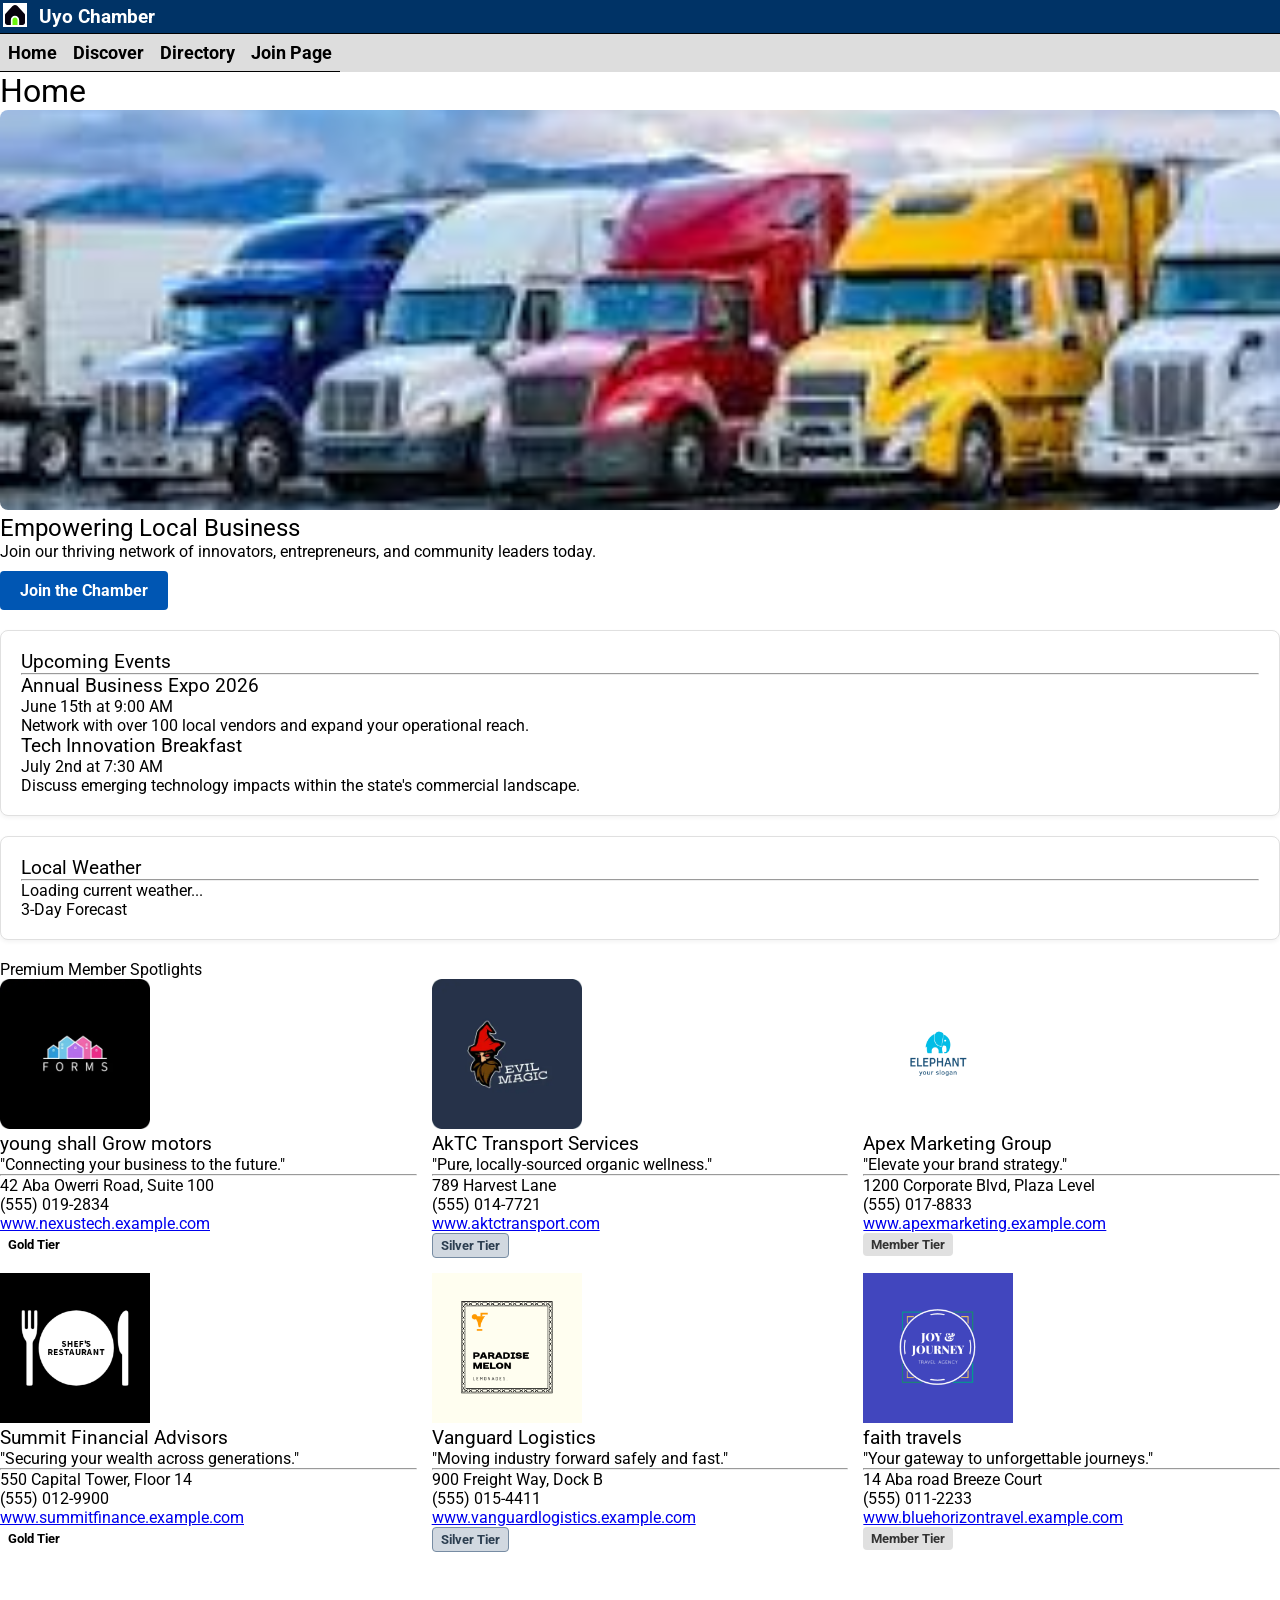
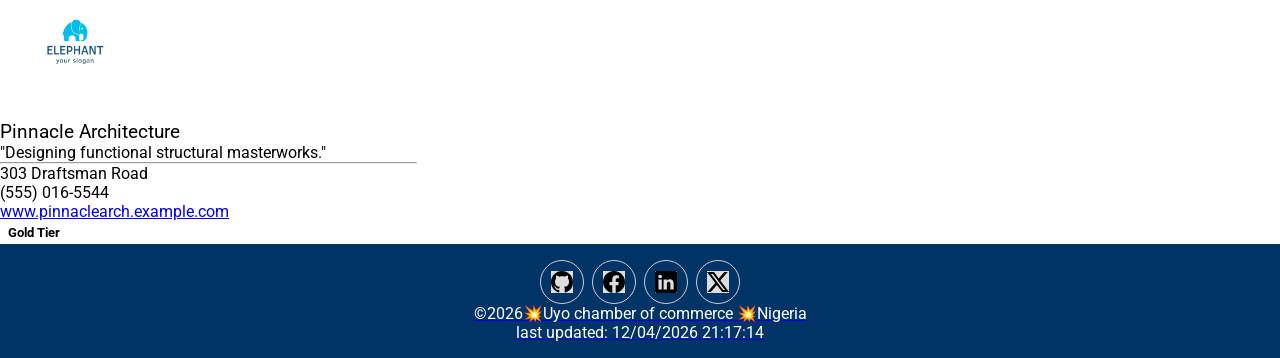
<file: Chamber/index.html>
<!DOCTYPE html>
<html lang="en">
<head>
    <meta charset="UTF-8">
    <meta name="viewport" content="width=device-width, initial-scale=1.0">
    <meta name="description" content="this is a landing page for uyo chamber of commerce.it provide a call to action with an hero image focusing on logistics.">
    <meta name="author" content="jackson eno">
    <link rel="preconnect" href="https://fonts.googleapis.com">
   <link rel="preconnect" href="https://fonts.gstatic.com" crossorigin>
    <link href="https://fonts.googleapis.com/css2?family=Roboto&display=swap" rel="stylesheet">
    <link rel="stylesheet" href="styles/directory.css">   
    <link rel="stylesheet" href="styles/landing.css">
    <link rel="stylesheet" href="styles/weather.css">


    <link rel="stylesheet" href="styles/direct-larger.css">
    <link rel="icon" href="favicon.ico">
    <script src="scripts/weather.js" defer></script>

    <script src="scripts/landing.js" defer></script>
    <script src="scripts/directory.js" defer></script>
    <script src="scripts/getdates.js" defer></script>
    <script src="scripts/home.js" defer></script>
    <script src="scripts/weather.js" defer></script>


    <title>uyo chamber of commerce</title>
</head>
<body>
    <header>
        <img src="images/home.svg" alt="brand logo">
        <span>Uyo Chamber</span>
        <button id="nav-btn" class="ham-btn"></button>
    </header>
    <nav id="nav-link" class="navigation">
        <ul>
            <li class="current"><a href="index.html">Home</a></li>
            <li><a href="discover.html">Discover</a></li>
            <li><a href="directory.html">Directory</a></li>

            <li><a href="join.html">Join Page</a></li>
        </ul>
    </nav>
    
</body>
    <h1>Home</h1>
    <main class="home-grid">
        <section class="hero-panel">
            <picture>
                <source media="(min-width: 800px)" srcset="images/logistics.jpg">
                <img src="images/truck.jpg" alt="Chamber Hero Banner showcasing community business center" class="hero-img">
            </picture>
            <div class="hero-cta">
                <h2>Empowering Local Business</h2>
                <p>Join our thriving network of innovators, entrepreneurs, and community leaders today.</p>
                <a href="join.html" class="cta-btn">Join the Chamber</a>
            </div>
        </section>

        <section class="card events-card">
            <h3>Upcoming Events</h3>
            <hr>
            <div class="event-item">
                <h3>Annual Business Expo 2026</h3>
                <p class="date">June 15th at 9:00 AM</p>
                <p>Network with over 100 local vendors and expand your operational reach.</p>
            </div>
            <div class="event-item">
                <h3>Tech Innovation Breakfast</h3>
                <p class="date">July 2nd at 7:30 AM</p>
                <p>Discuss emerging technology impacts within the state's commercial landscape.</p>
            </div>
        </section>

        <section class="card weather-card">
            <h3>Local Weather</h3>
            <hr>
            <div id="weather-current">
                <p>Loading current weather...</p>
            </div>
            <h4>3-Day Forecast</h4>
            <div id="weather-forecast" class="forecast-container">
                </div>
        </section>

        <section  class="spotlight-section">
            <h4>Premium Member Spotlights</h4>
            <div id="spotlight-container"  class="spotlight-grid"></div>
            
        </section>
    </main>
    <footer>
        <div class="social">
            <a href="https://github.com">
                <img src="images/github.svg" alt="github icon">           
            <a href="https://facebook.com">
                <img src="images/facebook.svg" alt="facebook icon">           

            <a href="https://linkedin.com">
                <img src="images/linkedin.svg" alt="linkedin icon">

            <a href="https://twitter.com">
                <img src="images/twitter-x.svg" alt="twitter icon">           
            </div>            
            <p>©<span id="year"></span>💥Uyo chamber of commerce 💥Nigeria</p>
            <p>last updated: <span id="lastModified"></span></p>
    
    </footer>
</html>
</file>
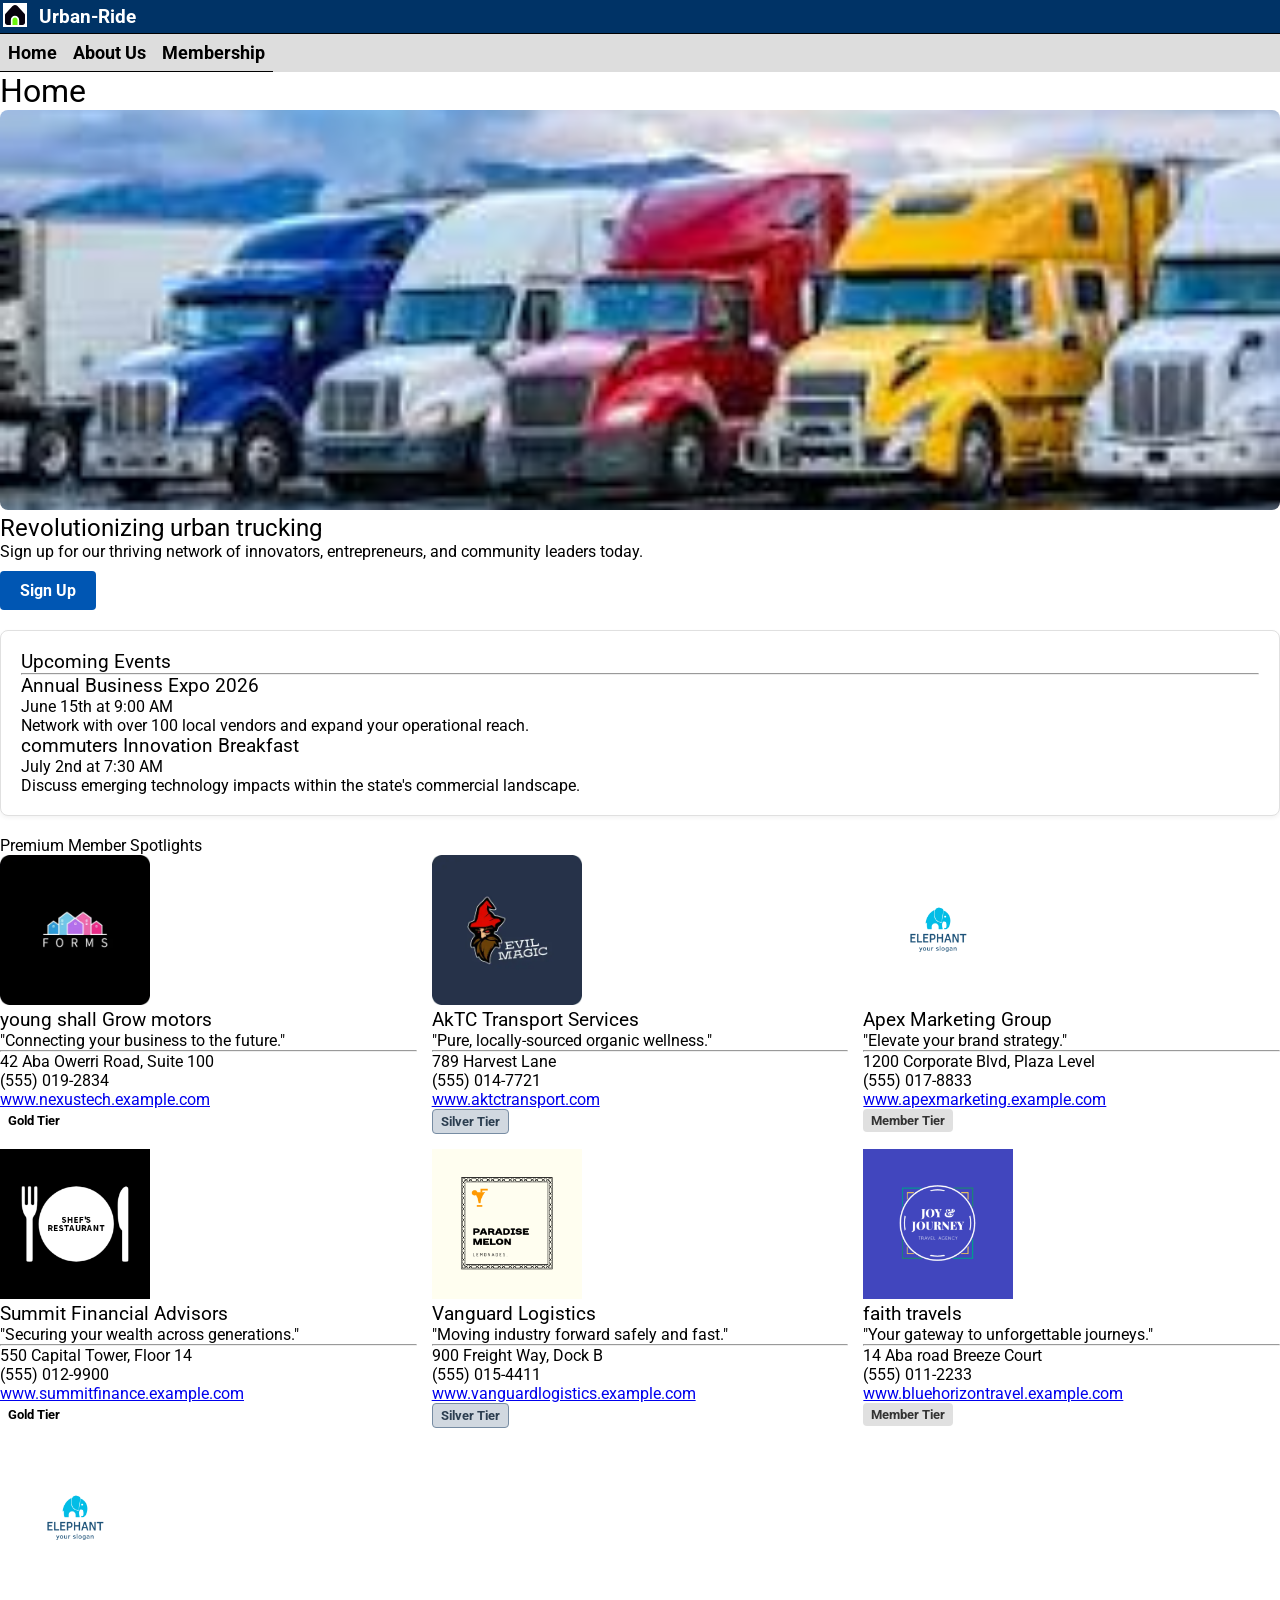
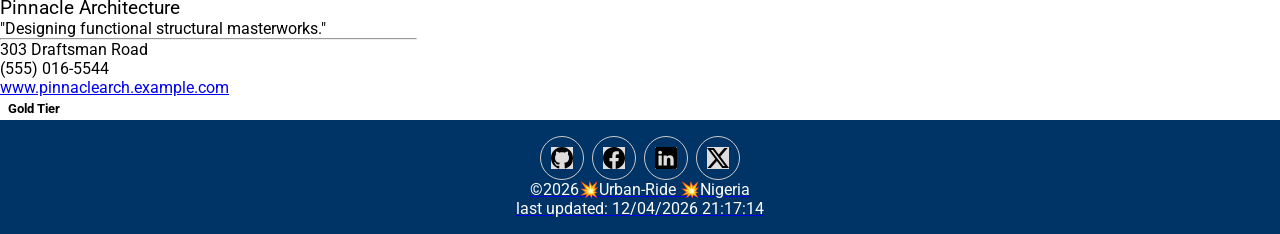
<file: final/index.html>
<!DOCTYPE html>
<html lang="en">
<head>
    <meta charset="UTF-8">
    <meta name="viewport" content="width=device-width, initial-scale=1.0">
    <meta name="description" content="this is a landing page for urban ride.it provide a call to action with an hero image focusing on logistics.">
    <meta name="author" content="jackson eno">
    <link rel="preconnect" href="https://fonts.googleapis.com">
   <link rel="preconnect" href="https://fonts.gstatic.com" crossorigin>
    <link href="https://fonts.googleapis.com/css2?family=Roboto&display=swap" rel="stylesheet">
    <link rel="stylesheet" href="styles/directory.css">   
    <link rel="stylesheet" href="styles/landing.css">
    <link rel="stylesheet" href="styles/weather.css">


    <link rel="stylesheet" href="styles/direct-larger.css">
    <link rel="icon" href="favicon.ico">
    <script src="scripts/weather.js" defer></script>

    <script src="scripts/landing.js" defer></script>
    <script src="scripts/directory.js" defer></script>
    <script src="scripts/getdates.js" defer></script>
    <script src="scripts/home.js" defer></script>
    <script src="scripts/weather.js" defer></script>


    <title>Urban-Ride</title>
</head>
<body>
    <header>
        <img src="images/home.svg" alt="brand logo">
        <span>Urban-Ride</span>
        <button id="nav-btn" class="ham-btn"></button>
    </header>
    <nav id="nav-link" class="navigation">
        <ul>
            <li class="current"><a href="index.html">Home</a></li>
            <li><a href="about-us.html">About Us</a></li>

            <li><a href="membership.html"> Membership</a></li>
        </ul>
    </nav>
    
</body>
    <h1>Home</h1>
    <main class="home-grid">
        <section class="hero-panel">
            <picture>
                <source media="(min-width: 800px)" srcset="images/logistics.jpg">
                <img src="images/truck.jpg" alt="Chamber Hero Banner showcasing community business center" class="hero-img">
            </picture>
            <div class="hero-cta">
                <h2>Revolutionizing urban trucking</h2>
                <p>Sign up for our thriving network of innovators, entrepreneurs, and community leaders today.</p>
                <a href="membership.html" class="cta-btn">Sign Up</a>
            </div>
        </section>

        <section class="card events-card">
            <h3>Upcoming Events</h3>
            <hr>
            <div class="event-item">
                <h3>Annual Business Expo 2026</h3>
                <p class="date">June 15th at 9:00 AM</p>
                <p>Network with over 100 local vendors and expand your operational reach.</p>
            </div>
            <div class="event-item">
                <h3>commuters Innovation Breakfast</h3>
                <p class="date">July 2nd at 7:30 AM</p>
                <p>Discuss emerging technology impacts within the state's commercial landscape.</p>
            </div>
        </section>

        
        <section  class="spotlight-section">
            <h4>Premium Member Spotlights</h4>
            <div id="spotlight-container"  class="spotlight-grid"></div>
            
        </section>
    </main>
    <footer>
        <div class="social">
            <a href="https://github.com">
                <img src="images/github.svg" alt="github icon">           
            <a href="https://facebook.com">
                <img src="images/facebook.svg" alt="facebook icon">           

            <a href="https://linkedin.com">
                <img src="images/linkedin.svg" alt="linkedin icon">

            <a href="https://twitter.com">
                <img src="images/twitter-x.svg" alt="twitter icon">           
            </div>            
            <p>©<span id="year"></span>💥Urban-Ride 💥Nigeria</p>
            <p>last updated: <span id="lastModified"></span></p>
    
    </footer>
</html>
</file>
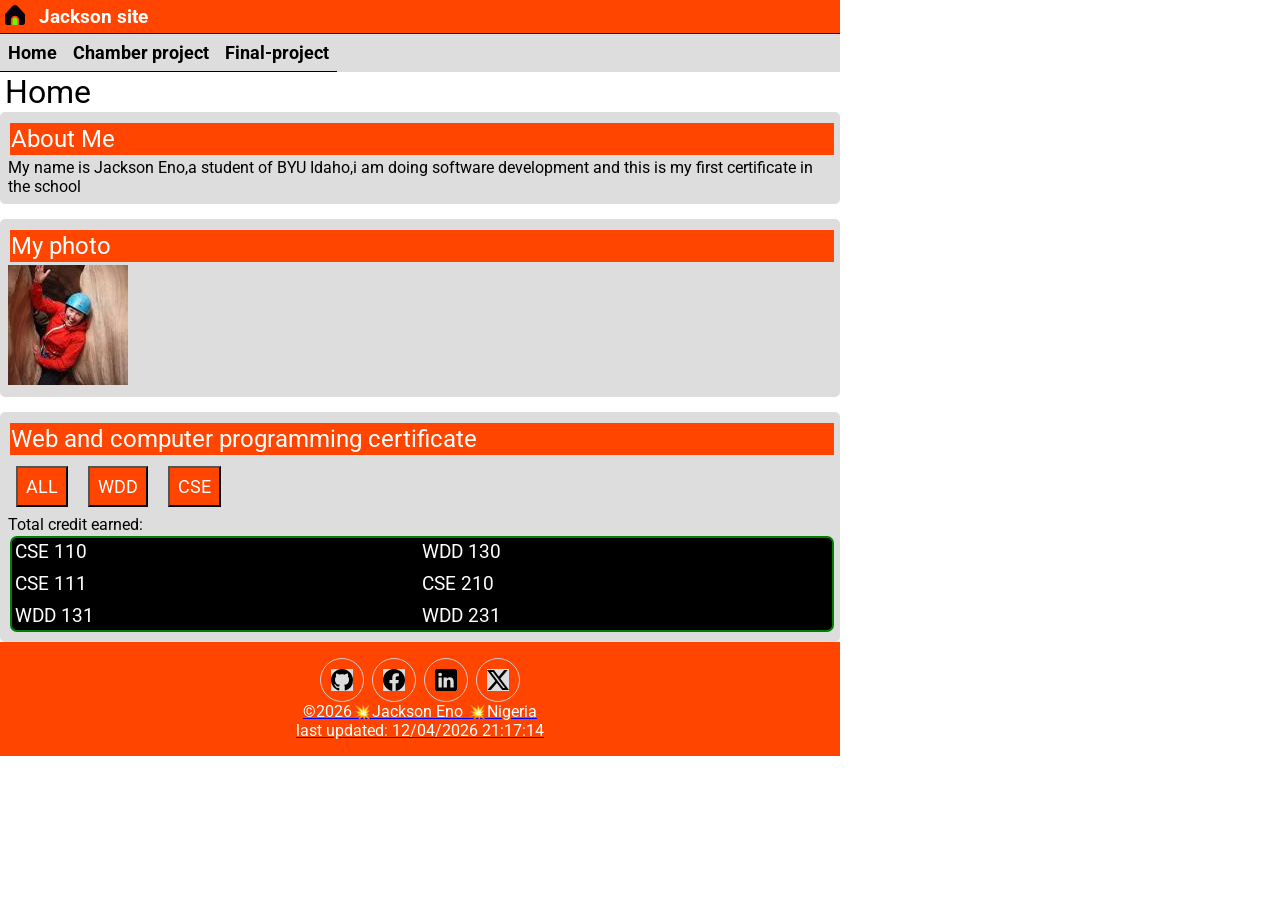
<file: home.html>
<!DOCTYPE html>
<html lang="en">
<head>
    <meta charset="UTF-8">
    <meta name="viewport" content="width=device-width, initial-scale=1.0">
    <meta name="description" content="This is the home page of Jackson's website, showcasing his personal information, photo, and course details.he is a student of BYU Idaho, pursuing a certificate in software development. The page includes sections about him, his photo, and the courses he has taken, along with social media links and contact information.">
    <meta name="author" content="jackson eno">
    <link rel="preconnect" href="https://fonts.googleapis.com">
   <link rel="preconnect" href="https://fonts.gstatic.com" crossorigin>
    <link href="https://fonts.googleapis.com/css2?family=Roboto&display=swap" rel="stylesheet">

    <link rel="stylesheet" href="styles/home.css">
    <link rel="stylesheet" href="styles/larger.css">

    <script src="scripts/home.js" defer></script>
    <script src="scripts/course.js" defer></script>
    <script src="scripts/getdates.js" defer></script>




    <title>chamber Home page </title>
</head>
<body>
    <header>
        <img src="images/home.svg" alt="brand logo">
        <span>Jackson site</span>
        <button id="nav-btn" class="ham-btn"></button>
    </header>
    <nav id="nav-link" class="navigation">
        <ul>
            <li class="current"><a href="#">Home</a></li>
            <li><a href="#">Chamber project</a></li>
            <li><a href="#">Final-project</a></li>
        </ul>
    </nav>
    <main>
        <h1>Home</h1>
        <div class="section">
            <section>
                <h2>About Me</h2>
                <p>My name is Jackson Eno,a student of BYU Idaho,i am doing software development and this is my first certificate in the school </p>
            </section>
            <section>
                <h2>My photo</h2>
                <figure>
                    
                    <img src="images/client-photo.jpg" alt="my photo card">
                </figure>
            </section>
            <section class="course-card">
                <h2>Web and computer programming certificate</h2>
                <div>
                    <button type="button" id="all">ALL</button>
                    <button type="button" id="wdd">WDD</button>
                    <button type="button" id="cse">CSE</button>

                </div>
                <p>Total credit earned:<span id="earned-credit"></span></p>
                <div id="course-container" class="course-layout"></div>

            </section>
        </div>
    </main>
    <footer>
        <div class="social">
            <a href="https://github.com">
                <img src="images/github.svg" alt="github icon">           
            <a href="https://facebook.com">
                <img src="images/facebook.svg" alt="facebook icon">           

            <a href="https://linkedin.com">
                <img src="images/linkedin.svg" alt="linkedin icon">

            <a href="https://twitter.com">
                <img src="images/twitter-x.svg" alt="twitter icon">           




        </div>            
        <p>©<span id="year"></span>💥Jackson Eno 💥Nigeria</p>
        <p>last updated: <span id="lastModified"></span></p>

    </footer>
</body>
</html>
</file>
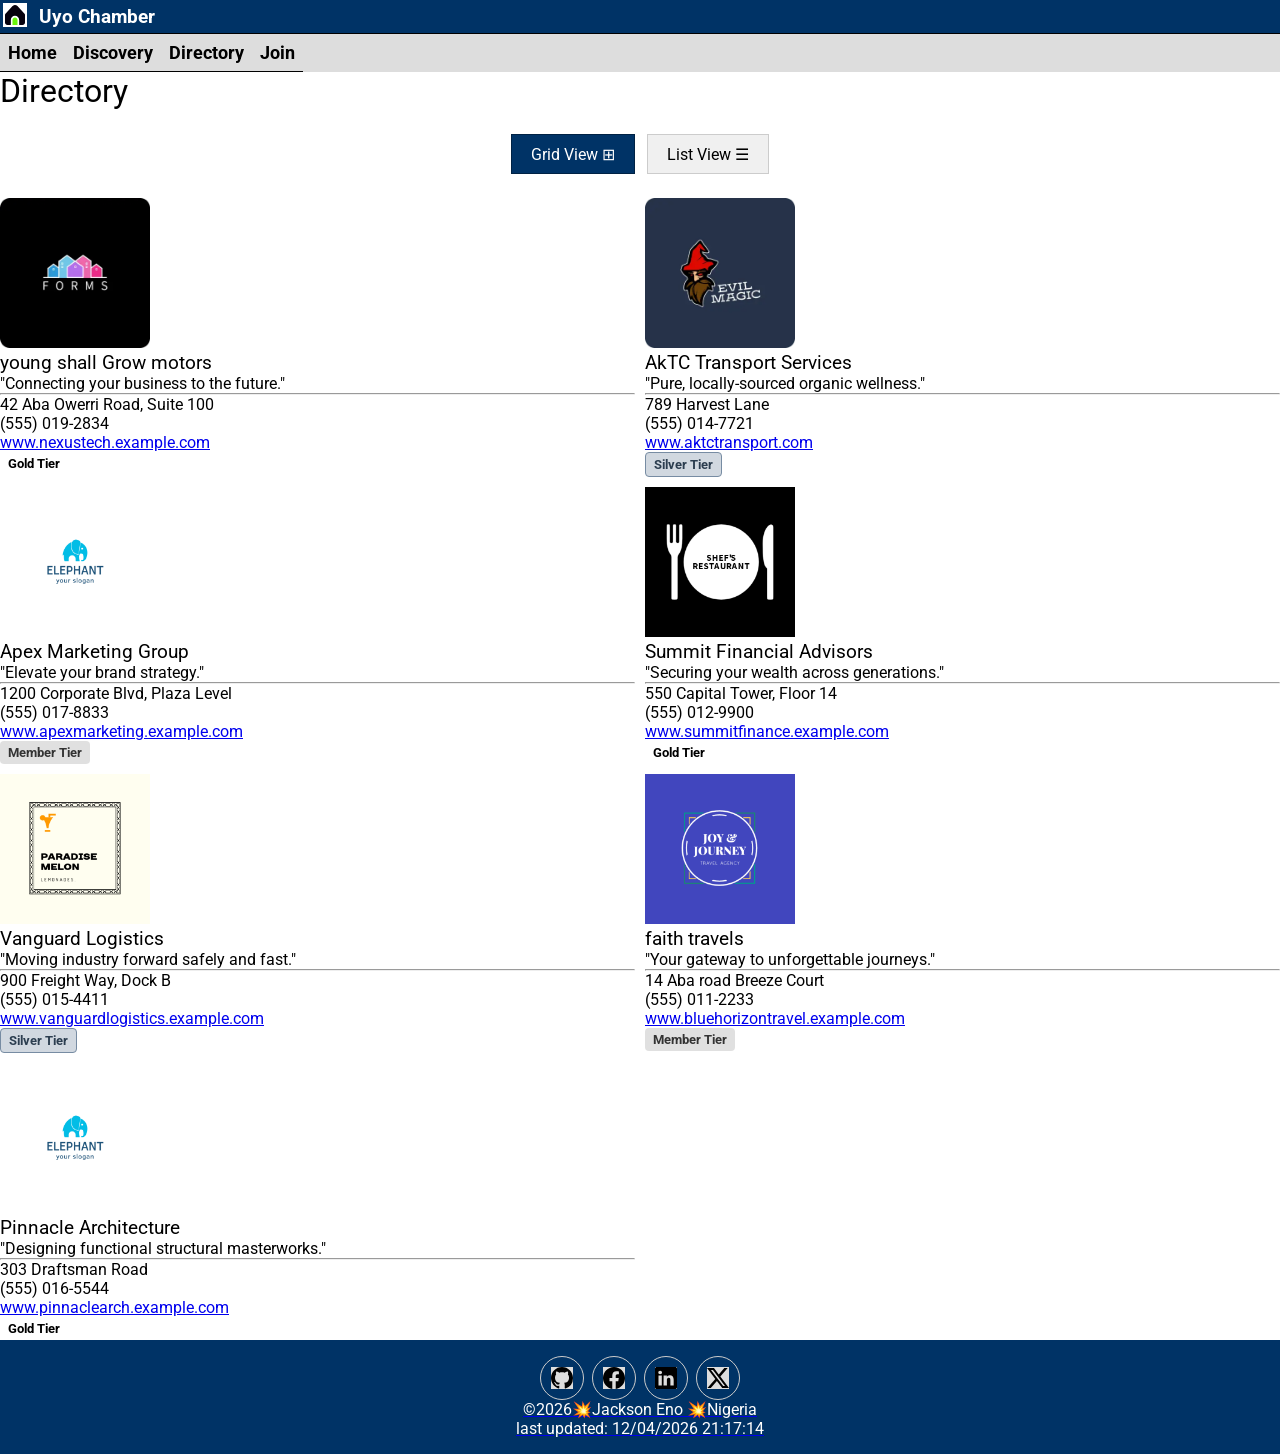
<file: Chamber/directory.html>
<!DOCTYPE html>
<html lang="en">
<head>
    <meta charset="UTF-8">
    <meta name="viewport" content="width=device-width, initial-scale=1.0">
    <meta name="description" content="this is a chamber of commerce directory page which is design to help potential investors and new business man fine connection and community to network ">
     <link rel="preconnect" href="https://fonts.googleapis.com">
   <link rel="preconnect" href="https://fonts.gstatic.com" crossorigin>
    <link href="https://fonts.googleapis.com/css2?family=Roboto&display=swap" rel="stylesheet">
    <link rel="stylesheet" href="styles/directory.css">
    <link rel="stylesheet" href="styles/direct-larger.css">

    <script src="scripts/directory.js" defer></script>
    <script src="scripts/getdates.js" defer></script>
    <script src="scripts/home.js" defer></script>
        <script src="scripts/weather.js" defer></script>

    <link rel="icon" href="favicon.ico">



    <title>chamber Members directory</title>
</head>
<body>
    <header>
        <img src="images/home.svg" alt="brand logo">
        <span>Uyo Chamber</span>
        <button id="nav-btn" class="ham-btn"></button>
    </header>
    <nav id="nav-link" class="navigation">
        <ul>
            <li ><a href="index.html">Home</a></li>
            <li class="current"><a href="#">Discovery</a></li>
            <li><a href="directory.html">Directory</a></li>
            <li><a href="join.html">Join</a></li>

        </ul>
    </nav>

    <main>
        <h1>Directory</h1>
        <div class="directory-controls">
            <button id="gridBtn" class="active" aria-label="Grid View">Grid View ⊞</button>
            <button id="listBtn" aria-label="List View">List View ☰</button>
    </div>
        <article id="directory-article" class="directory-layout">
            

        </article>
        <section class="weather-container"></section>

    </main>
    <footer>
        <div class="social">
            <a href="https://github.com">
                <img src="images/github.svg" alt="github icon">           
            <a href="https://facebook.com">
                <img src="images/facebook.svg" alt="facebook icon">           

            <a href="https://linkedin.com">
                <img src="images/linkedin.svg" alt="linkedin icon">

            <a href="https://twitter.com">
                <img src="images/twitter-x.svg" alt="twitter icon">           
            </div>            
            <p>©<span id="year"></span>💥Jackson Eno 💥Nigeria</p>
            <p>last updated: <span id="lastModified"></span></p>
    
        </footer>
    </body>
    </html>
</file>
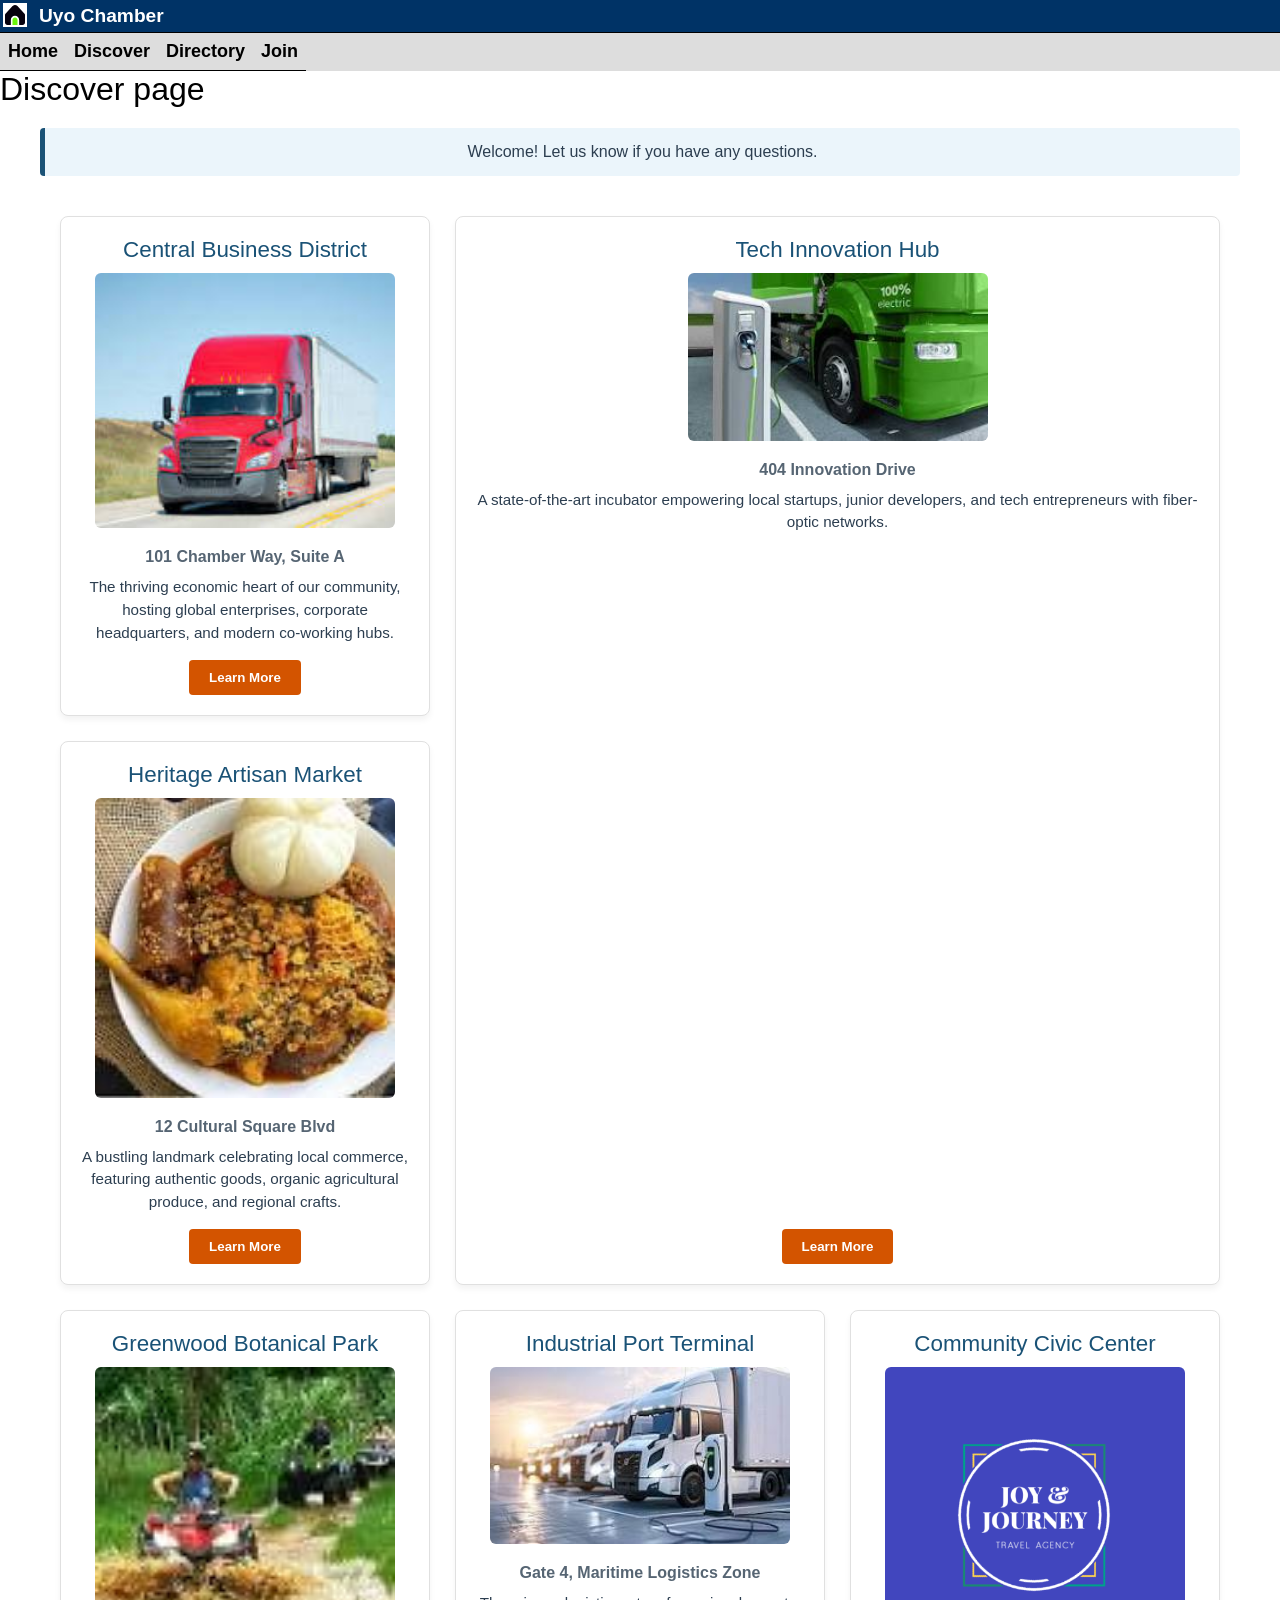
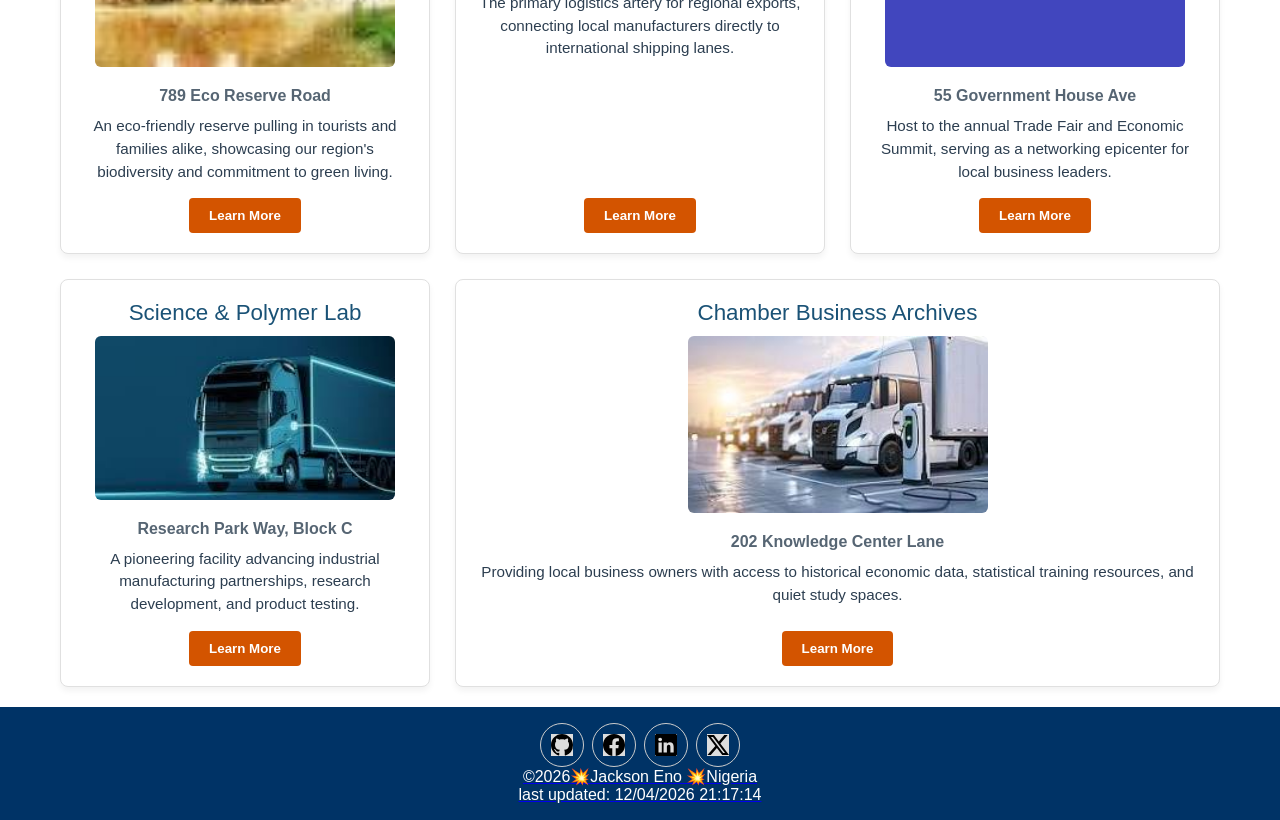
<file: Chamber/discover.html>
<!DOCTYPE html>
<html lang="en">
<head>
    <meta charset="UTF-8">
    <meta name="viewport" content="width=device-width, initial-scale=1.0">
    <meta name="description" content="this is a chamber of commerce discover page which is design to help potential investors and new business man fine connection and community to network ">
    <link rel="stylesheet" href="styles/discover.css">
    <script type="module" src="scripts/discover.js" defer></script>
    <title>Discover uyo Chamber of Commerce</title>
    <link rel="stylesheet" href="styles/directory.css">
    <link rel="stylesheet" href="styles/direct-larger.css">

    <script src="scripts/directory.js" defer></script>
    <script src="scripts/getdates.js" defer></script>
    <script src="scripts/home.js" defer></script>
    
    
</head>
<body>
    <header>
        <img src="images/home.svg" alt="brand logo">
        <span>Uyo Chamber</span>
        <button id="nav-btn" class="ham-btn"></button>
    </header>
    <nav id="nav-link" class="navigation">
        <ul>
            <li ><a href="index.html">Home</a></li>
            <li class="current"><a href="discover.html">Discover</a></li>
            <li><a href="directory.html">Directory</a></li>
            <li><a href="join.html">Join</a></li>

        </ul>
    </nav>

    <main>
        <h1>Discover page</h1>
        <aside id="visitor-message" class="visitor-banner">
            <p id="message-text"></p>
        </aside>

        <div id="discover-grid">
            </div>
    </main>
    <footer>
        <div class="social">
            <a href="https://github.com">
                <img src="images/github.svg" alt="github icon">           
            <a href="https://facebook.com">
                <img src="images/facebook.svg" alt="facebook icon">           

            <a href="https://linkedin.com">
                <img src="images/linkedin.svg" alt="linkedin icon">

            <a href="https://twitter.com">
                <img src="images/twitter-x.svg" alt="twitter icon">           
            </div>            
            <p>©<span id="year"></span>💥Jackson Eno 💥Nigeria</p>
            <p>last updated: <span id="lastModified"></span></p>
    
        </footer>

    </body>
</html>
</file>
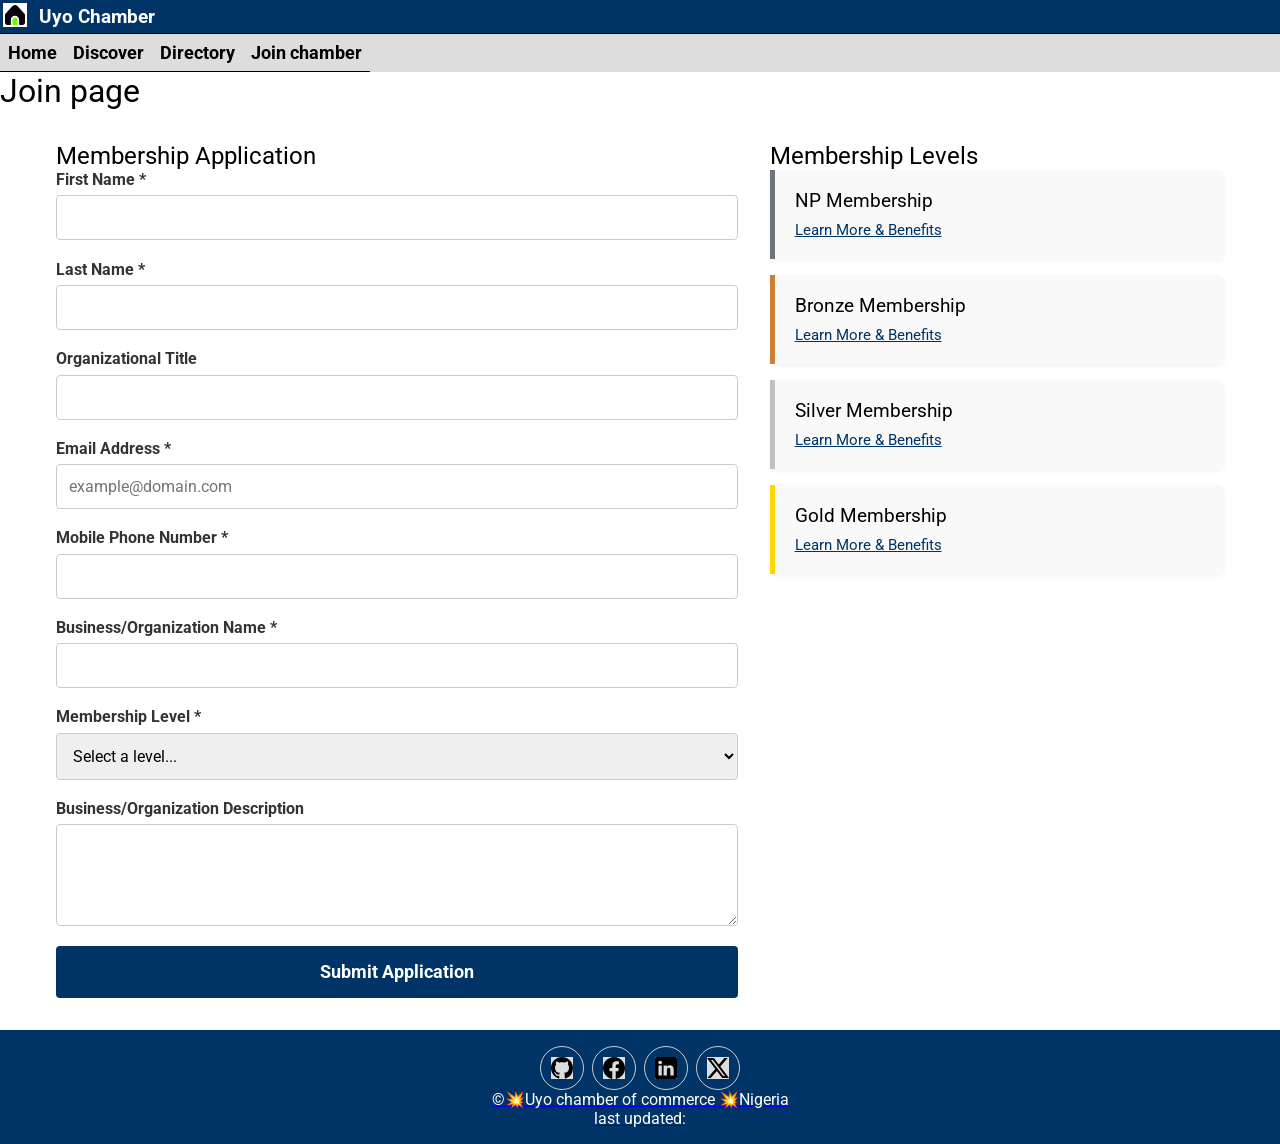
<file: Chamber/join.html>
<!DOCTYPE html>
<html lang="en">
<head>
    <meta charset="UTF-8">
    <meta name="viewport" content="width=device-width, initial-scale=1.0">
    <meta name="description" content="This is the membership application page for the Chamber of Commerce, designed to facilitate new member sign-ups and provide detailed information about various membership levels and their benefits.">
    
    <meta name="author" content="jackson eno">
    <link rel="preconnect" href="https://fonts.googleapis.com">
   <link rel="preconnect" href="https://fonts.gstatic.com" crossorigin>
    <link href="https://fonts.googleapis.com/css2?family=Roboto&display=swap" rel="stylesheet">
    <link rel="stylesheet" href="styles/directory.css">       <link rel="stylesheet" href="styles/landing.css">
    <link rel="stylesheet" href="styles/join.css">
    <link rel="stylesheet" href="styles/direct-larger.css">


    <script src="scripts/join.js" defer></script>
    <script src="scripts/home.js" defer></script>

    <title>membership join page</title>
</head>
<body>
    
    <header>
        <img src="images/home.svg" alt="brand logo">
        <span>Uyo Chamber</span>
        <button id="nav-btn" class="ham-btn"></button>
    </header>
    <nav id="nav-link" class="navigation">
        <ul>
            <li class="current"><a href="index.html">Home</a></li>
            <li><a href="discover.html">Discover</a></li>
            <li><a href="directory.html">Directory</a></li>

            <li class="current"><a href="join.html">Join chamber</a></li>
        </ul>
    </nav>
    
</body>
    <h1>Join page</h1>

    <main class="join-container">
        
        <section class="form-section">
            <h2>Membership Application</h2>
            <form method="get" action="thankyou.html">
                
                <label>First Name *
                    <input type="text" name="firstName" autocomplete="given-name" title="Applicant's First Name" required>
                </label>

                <label>Last Name *
                    <input type="text" name="lastName" autocomplete="family-name" title="Applicant's Last Name" required>
                </label>

                <label>Organizational Title
                    <input type="text" name="orgTitle" autocomplete="organization-title" title="Your title within the organization. Minimum 7 characters, alphabetic, hyphens, and spaces only." pattern="[A-Za-z\s\-]{7,}">
                </label>

                <label>Email Address *
                    <input type="email" name="email" autocomplete="email" title="Applicant's Email Address" placeholder="example@domain.com" required>
                </label>

                <label>Mobile Phone Number *
                    <input type="tel" name="phone" autocomplete="tel" title="Applicant's Mobile Phone Number" required>
                </label>

                <label>Business/Organization Name *
                    <input type="text" name="orgName" autocomplete="organization" title="Business or Organization Name" required>
                </label>

                <label>Membership Level *
                    <select name="membershipLevel" title="Select your desired membership level" required>
                        <option value="" disabled selected>Select a level...</option>
                        <option value="np">NP Membership (Non-Profit - No Fee)</option>
                        <option value="bronze">Bronze Membership</option>
                        <option value="silver">Silver Membership</option>
                        <option value="gold">Gold Membership</option>
                    </select>
                </label>

                <label>Business/Organization Description
                    <textarea name="description" title="Brief description of your business or organization" rows="4"></textarea>
                </label>

                <input type="hidden" name="timestamp" id="form-timestamp">

                <input type="submit" value="Submit Application">
            </form>
        </section>

        <section class="cards-section">
            <h2>Membership Levels</h2>
            <div class="membership-cards">
                <div class="card level-np">
                    <h3>NP Membership</h3>
                    <button type="button" class="open-modal-btn" data-modal="modal-np">Learn More & Benefits</button>
                </div>
                <div class="card level-bronze">
                    <h3>Bronze Membership</h3>
                    <button type="button" class="open-modal-btn" data-modal="modal-bronze">Learn More & Benefits</button>
                </div>
                <div class="card level-silver">
                    <h3>Silver Membership</h3>
                    <button type="button" class="open-modal-btn" data-modal="modal-silver">Learn More & Benefits</button>
                </div>
                <div class="card level-gold">
                    <h3>Gold Membership</h3>
                    <button type="button" class="open-modal-btn" data-modal="modal-gold">Learn More & Benefits</button>
                </div>
            </div>
        </section>
    </main>

    <dialog id="modal-np" class="membership-modal">
        <div class="modal-content">
            <button type="button" class="close-modal-btn">&times;</button>
            <h3>NP Membership Details</h3>
            <p><strong>Cost:</strong> Free (For registered Non-Profit Organizations)</p>
            <ul>
                <li>Basic directory listing on the Chamber website.</li>
                <li>Access to monthly community networking mixers.</li>
                <li>Standard newsletter subscription.</li>
            </ul>
        </div>
    </dialog>

    <dialog id="modal-bronze" class="membership-modal">
        <div class="modal-content">
            <button type="button" class="close-modal-btn">&times;</button>
            <h3>Bronze Membership Details</h3>
            <p><strong>Cost:</strong> $150 / Year</p>
            <ul>
                <li>Enhanced business directory listing with logo.</li>
                <li>Member-to-member discount program inclusion.</li>
                <li>2 tickets to annual business forum seminars.</li>
            </ul>
        </div>
    </dialog>

    <dialog id="modal-silver" class="membership-modal">
        <div class="modal-content">
            <button type="button" class="close-modal-btn">&times;</button>
            <h3>Silver Membership Details</h3>
            <p><strong>Cost:</strong> $300 / Year</p>
            <ul>
                <li>All Bronze benefits included.</li>
                <li>10% discount on local event advertising spaces.</li>
                <li>Free access to regional training workshops for up to 3 staff members.</li>
                <li>Quarterly dynamic spotlight feature options.</li>
            </ul>
        </div>
    </dialog>

    <dialog id="modal-gold" class="membership-modal">
        <div class="modal-content">
            <button type="button" class="close-modal-btn">&times;</button>
            <h2>Gold Membership Details</h2>
            <p><strong>Cost:</strong> $500 / Year</p>
            <ul>
                <li>All Silver benefits included.</li>
                <li>Permanent homepage spotlight rotation.</li>
                <li>Free access to all premium chamber events and VIP networking tables.</li>
                <li>Complimentary booth at the annual Chamber Business Expo.</li>
            </ul>
        </div>
    </dialog>
    <footer>
        <div class="social">
            <a href="https://github.com">
                <img src="images/github.svg" alt="github icon">           
            <a href="https://facebook.com">
                <img src="images/facebook.svg" alt="facebook icon">           

            <a href="https://linkedin.com">
                <img src="images/linkedin.svg" alt="linkedin icon">

            <a href="https://twitter.com">
                <img src="images/twitter-x.svg" alt="twitter icon">           
            </div>            
            <p>©<span id="year"></span>💥Uyo chamber of commerce 💥Nigeria</p>
            <p>last updated: <span id="lastModified"></span></p>
    
    </footer>
    
</body>
</html>
</file>
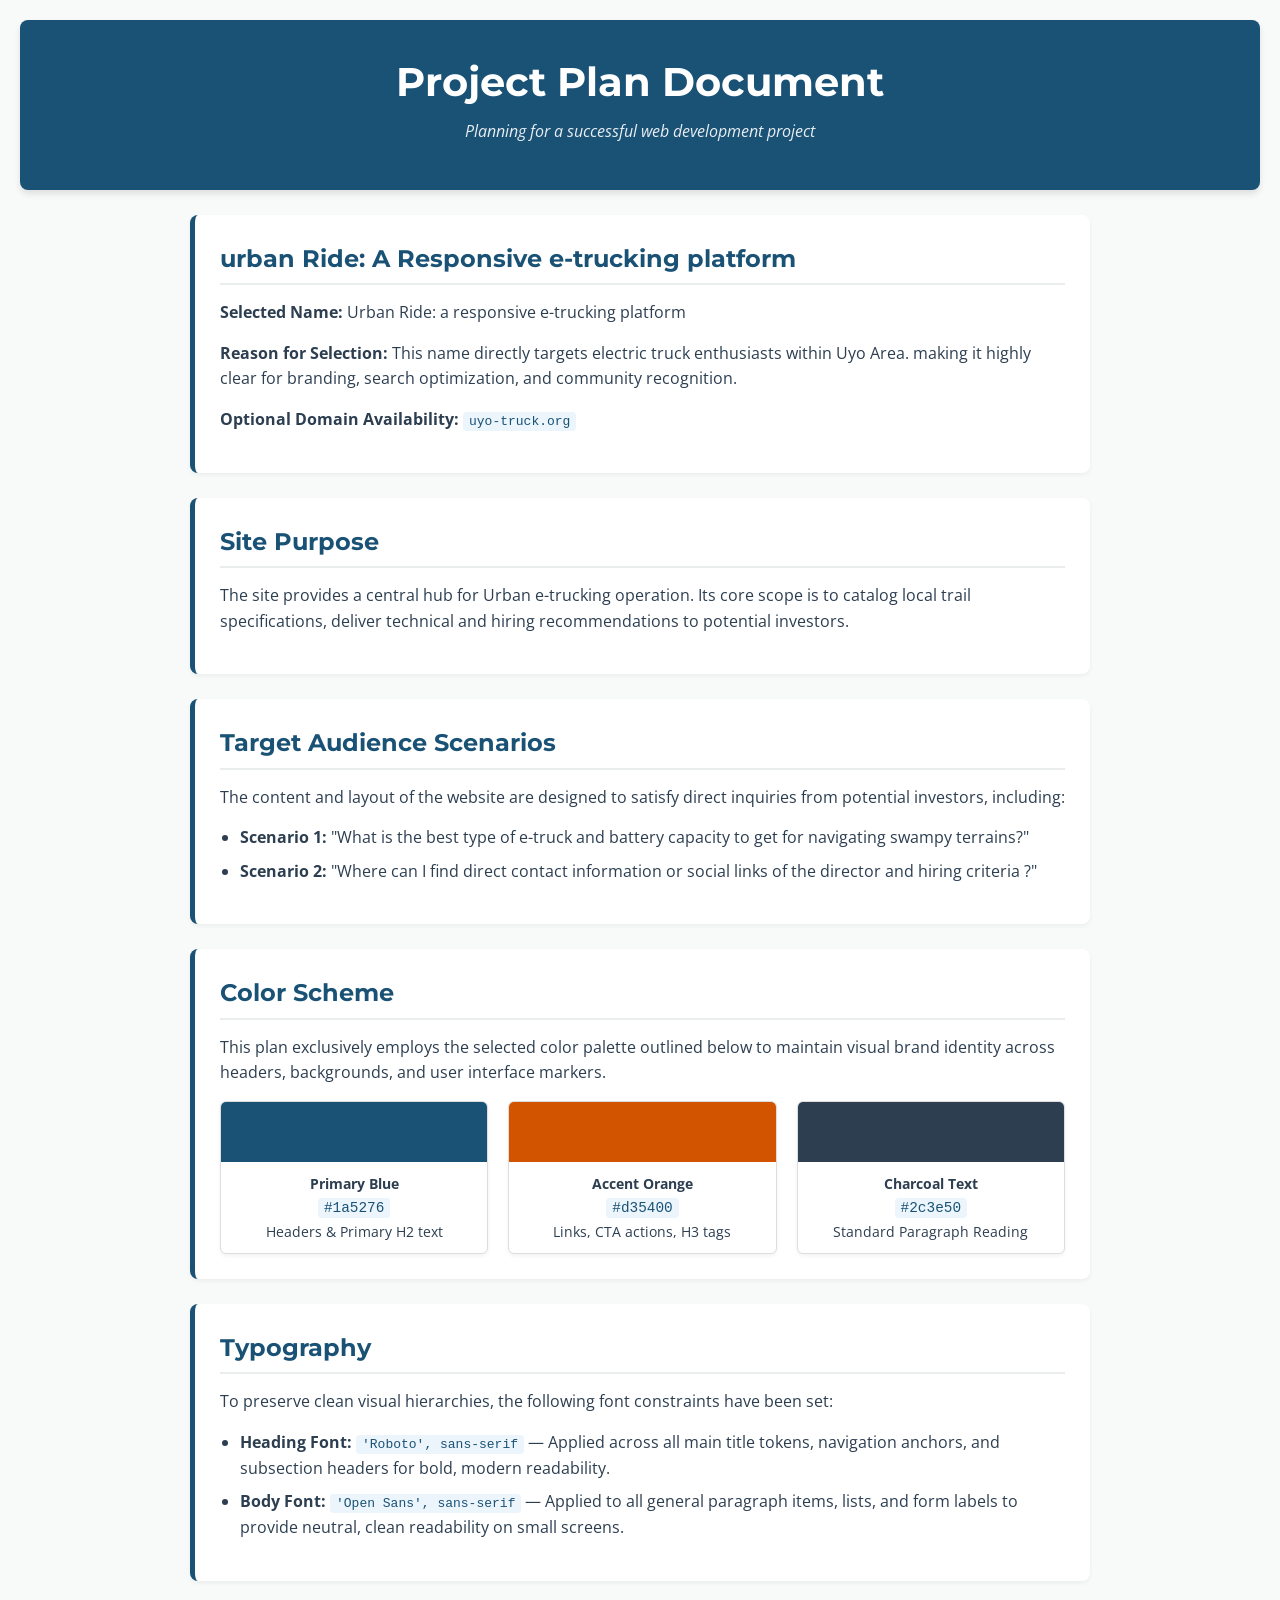
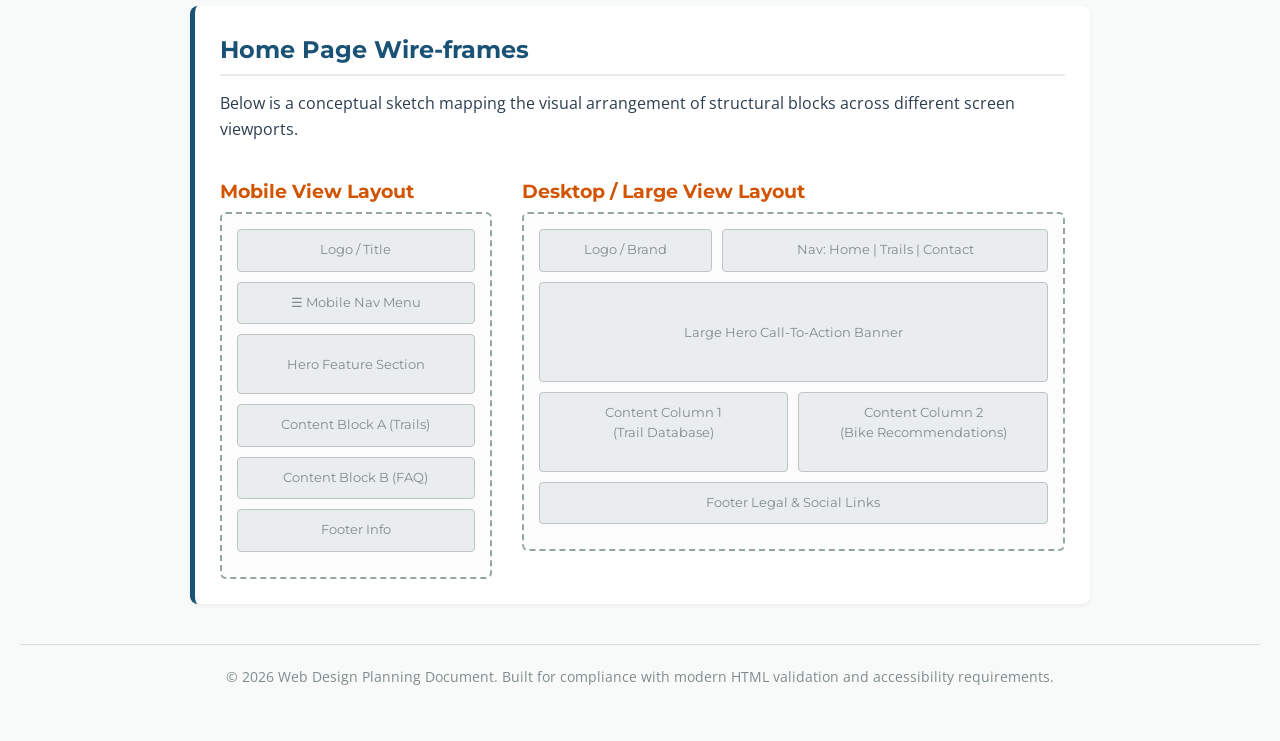
<file: Chamber/site-plan.html>
<!DOCTYPE html>
<html lang="en">
<head>
    <meta charset="UTF-8">
    <meta name="viewport" content="width=device-width, initial-scale=1.0">
    <title>Website Plan Document</title>
    <link rel="preconnect" href="https://fonts.googleapis.com">
    <link rel="preconnect" href="https://fonts.gstatic.com" crossorigin>
    <link href="https://fonts.googleapis.com/css2?family=Montserrat:wght@400;700&family=Open+Sans&display=swap" rel="stylesheet">
    <link rel="stylesheet" href="styles/site-plan.css">        
    
    
</head>
<body>

    <header>
        <h1>Project Plan Document</h1>
        <p>Planning for a successful web development project</p>
    </header>

    <main>
        <section id="site-name">
            <h2>urban Ride: A Responsive e-trucking platform</h2>
            <p><strong>Selected Name:</strong> Urban Ride: a responsive e-trucking platform</p>
            <p><strong>Reason for Selection:</strong> This name directly targets electric truck enthusiasts within Uyo Area. making it highly clear for branding, search optimization, and community recognition.</p>
            <p><strong>Optional Domain Availability:</strong> <code>uyo-truck.org</code></p>
        </section>

        <section id="site-purpose">
            <h2>Site Purpose</h2>
            <p>The site provides a central hub for Urban e-trucking operation. Its core scope is to catalog local trail specifications, deliver technical and hiring recommendations  to potential investors.</p>
        </section>

        <section id="scenarios">
            <h2>Target Audience Scenarios</h2>
            <p>The content and layout of the website are designed to satisfy direct inquiries from potential investors, including:</p>
            <ul>
                <li><strong>Scenario 1:</strong> "What is the best type of e-truck  and battery capacity to get for navigating swampy terrains?"</li>
                <li><strong>Scenario 2:</strong> "Where can I find direct contact information or social links of the director and hiring criteria ?"</li>
            </ul>
        </section>

        <section id="color-scheme">
            <h2>Color Scheme</h2>
            <p>This plan exclusively employs the selected color palette outlined below to maintain visual brand identity across headers, backgrounds, and user interface markers.</p>
            
            <div class="color-palette">
                <div class="color-box">
                    <div class="color-preview" style="background-color: #1a5276;"></div>
                    <div class="color-info">
                        <strong>Primary Blue</strong><br>
                        <code>#1a5276</code><br>
                        Headers &amp; Primary H2 text
                    </div>
                </div>
                <div class="color-box">
                    <div class="color-preview" style="background-color: #d35400;"></div>
                    <div class="color-info">
                        <strong>Accent Orange</strong><br>
                        <code>#d35400</code><br>
                        Links, CTA actions, H3 tags
                    </div>
                </div>
                <div class="color-box">
                    <div class="color-preview" style="background-color: #2c3e50;"></div>
                    <div class="color-info">
                        <strong>Charcoal Text</strong><br>
                        <code>#2c3e50</code><br>
                        Standard Paragraph Reading
                    </div>
                </div>
            </div>
        </section>

        <section id="typography">
            <h2>Typography</h2>
            <p>To preserve clean visual hierarchies, the following font constraints have been set:</p>
            <ul>
                <li><strong>Heading Font:</strong> <code>'Roboto', sans-serif</code> — Applied across all main title tokens, navigation anchors, and subsection headers for bold, modern readability.</li>
                <li><strong>Body Font:</strong> <code>'Open Sans', sans-serif</code> — Applied to all general paragraph items, lists, and form labels to provide neutral, clean readability on small screens.</li>
            </ul>
        </section>

        <section id="wireframe">
            <h2>Home Page Wire-frames</h2>
            <p>Below is a conceptual sketch mapping the visual arrangement of structural blocks across different screen viewports.</p>
            
            <div class="wireframe-container">
                <div>
                    <h3>Mobile View Layout</h3>
                    <div class="wf-mockup">
                        <div class="wf-element">Logo / Title</div>
                        <div class="wf-element">☰ Mobile Nav Menu</div>
                        <div class="wf-element" style="height: 60px; padding-top: 20px;">Hero Feature Section</div>
                        <div class="wf-element">Content Block A (Trails)</div>
                        <div class="wf-element">Content Block B (FAQ)</div>
                        <div class="wf-element">Footer Info</div>
                    </div>
                </div>

                <div>
                    <h3>Desktop / Large View Layout</h3>
                    <div class="wf-mockup">
                        <div style="display: flex; justify-content: space-between; margin-bottom: 10px;">
                            <div class="wf-element" style="flex: 1; margin-bottom: 0;">Logo / Brand</div>
                            <div class="wf-element" style="flex: 2; margin-bottom: 0; margin-left: 10px;">Nav: Home | Trails | Contact</div>
                        </div>
                        <div class="wf-element" style="height: 100px; padding-top: 40px; margin-bottom: 10px;">Large Hero Call-To-Action Banner</div>
                        <div class="wf-desktop-grid">
                            <div class="wf-element" style="height: 80px;">Content Column 1<br>(Trail Database)</div>
                            <div class="wf-element" style="height: 80px;">Content Column 2<br>(Bike Recommendations)</div>
                        </div>
                        <div class="wf-element" style="margin-top: 10px;">Footer Legal &amp; Social Links</div>
                    </div>
                </div>
            </div>
        </section>
    </main>

    <footer>
        <p>&copy; 2026 Web Design Planning Document. Built for compliance with modern HTML validation and accessibility requirements.</p>
    </footer>

</body>
</html>
</file>
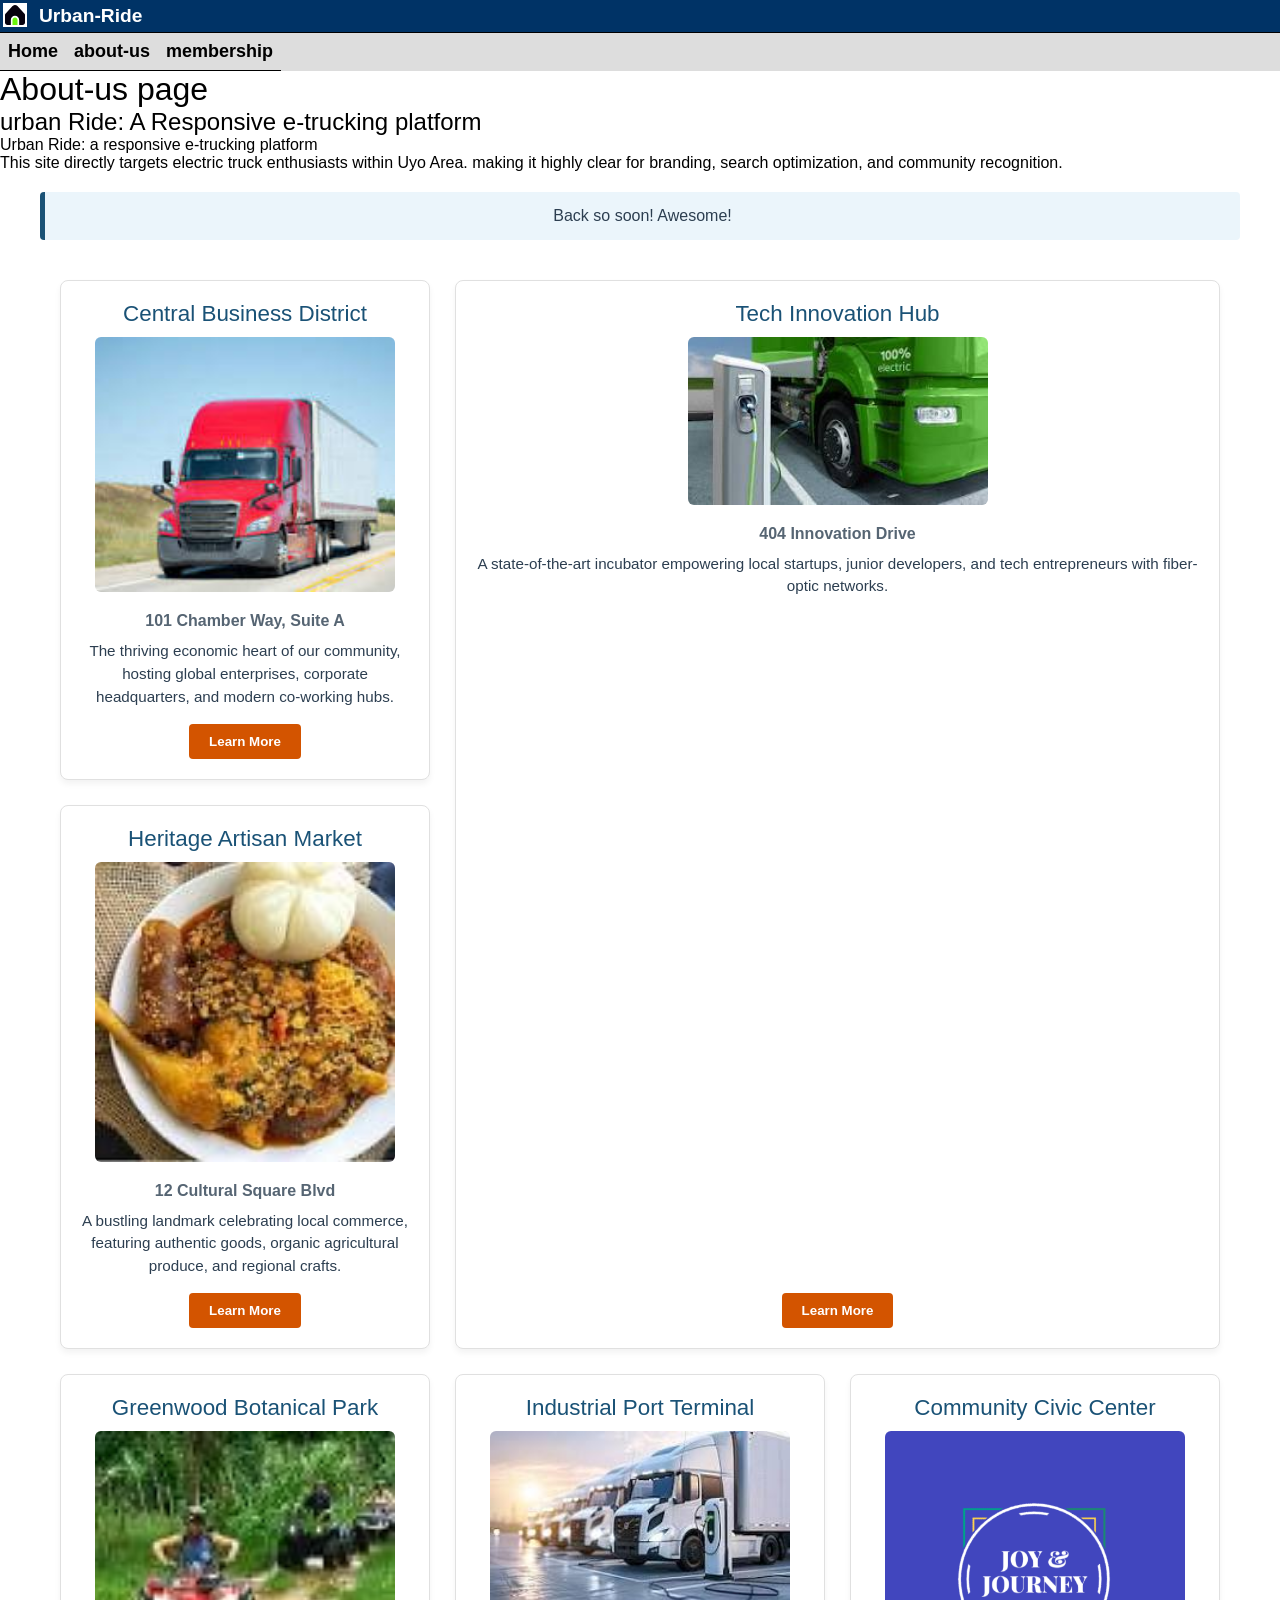
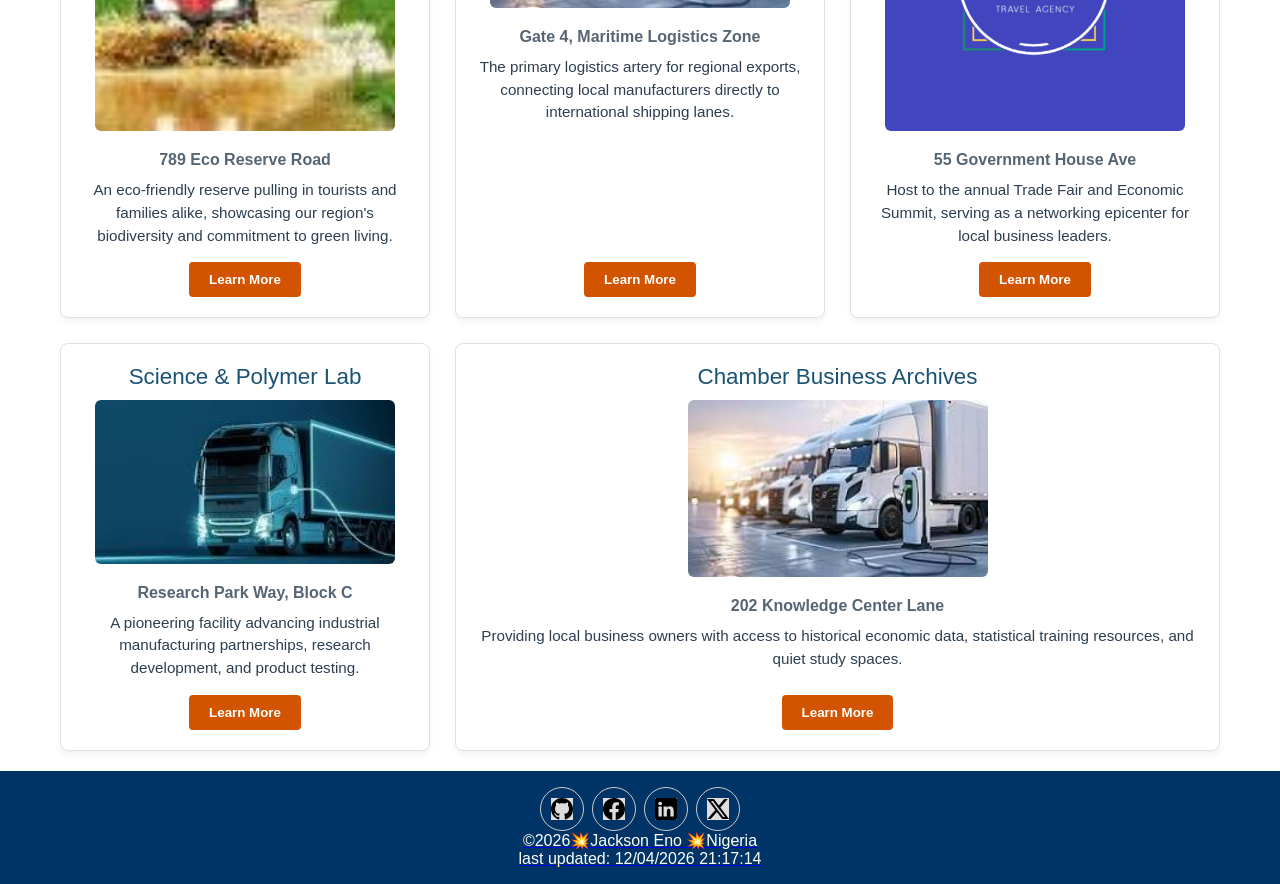
<file: final/about-us.html>
<!DOCTYPE html>
<html lang="en">
<head>
    <meta charset="UTF-8">
    <meta name="viewport" content="width=device-width, initial-scale=1.0">
    <meta name="description" content="this is an urban ride about us page which is design to help potential truckers and new business man fine connection and community to network ">
    <link rel="stylesheet" href="styles/discover.css">
    <script type="module" src="scripts/discover.js" defer></script>
    <title>Discover Urban Ride</title>
    <link rel="stylesheet" href="styles/directory.css">
    <link rel="stylesheet" href="styles/direct-larger.css">

    <script src="scripts/directory.js" defer></script>
    <script src="scripts/getdates.js" defer></script>
    <script src="scripts/home.js" defer></script>
    
    
</head>
<body>
    <header>
        <img src="images/home.svg" alt="brand logo">
        <span>Urban-Ride</span>
        <button id="nav-btn" class="ham-btn"></button>
    </header>
    <nav id="nav-link" class="navigation">
        <ul>
            <li ><a href="index.html">Home</a></li>
            <li class="current"><a href="about-us.html">about-us</a></li>
            <li><a href="membership.html">membership</a></li>

        </ul>
    </nav>

    <main>
        <h1>About-us page</h1>
        <h2>urban Ride: A Responsive e-trucking platform</h2>
            <p> Urban Ride: a responsive e-trucking platform</p>
            <p> This site directly targets electric truck enthusiasts within Uyo Area. making it highly clear for branding, search optimization, and community recognition.</p>
        <aside id="visitor-message" class="visitor-banner">
            <p id="message-text"></p>
        </aside>

        <div id="discover-grid">
            </div>
    </main>
    <footer>
        <div class="social">
            <a href="https://github.com">
                <img src="images/github.svg" alt="github icon">           
            <a href="https://facebook.com">
                <img src="images/facebook.svg" alt="facebook icon">           

            <a href="https://linkedin.com">
                <img src="images/linkedin.svg" alt="linkedin icon">

            <a href="https://twitter.com">
                <img src="images/twitter-x.svg" alt="twitter icon">           
            </div>            
            <p>©<span id="year"></span>💥Jackson Eno 💥Nigeria</p>
            <p>last updated: <span id="lastModified"></span></p>
    
        </footer>

    </body>
</html>
</file>
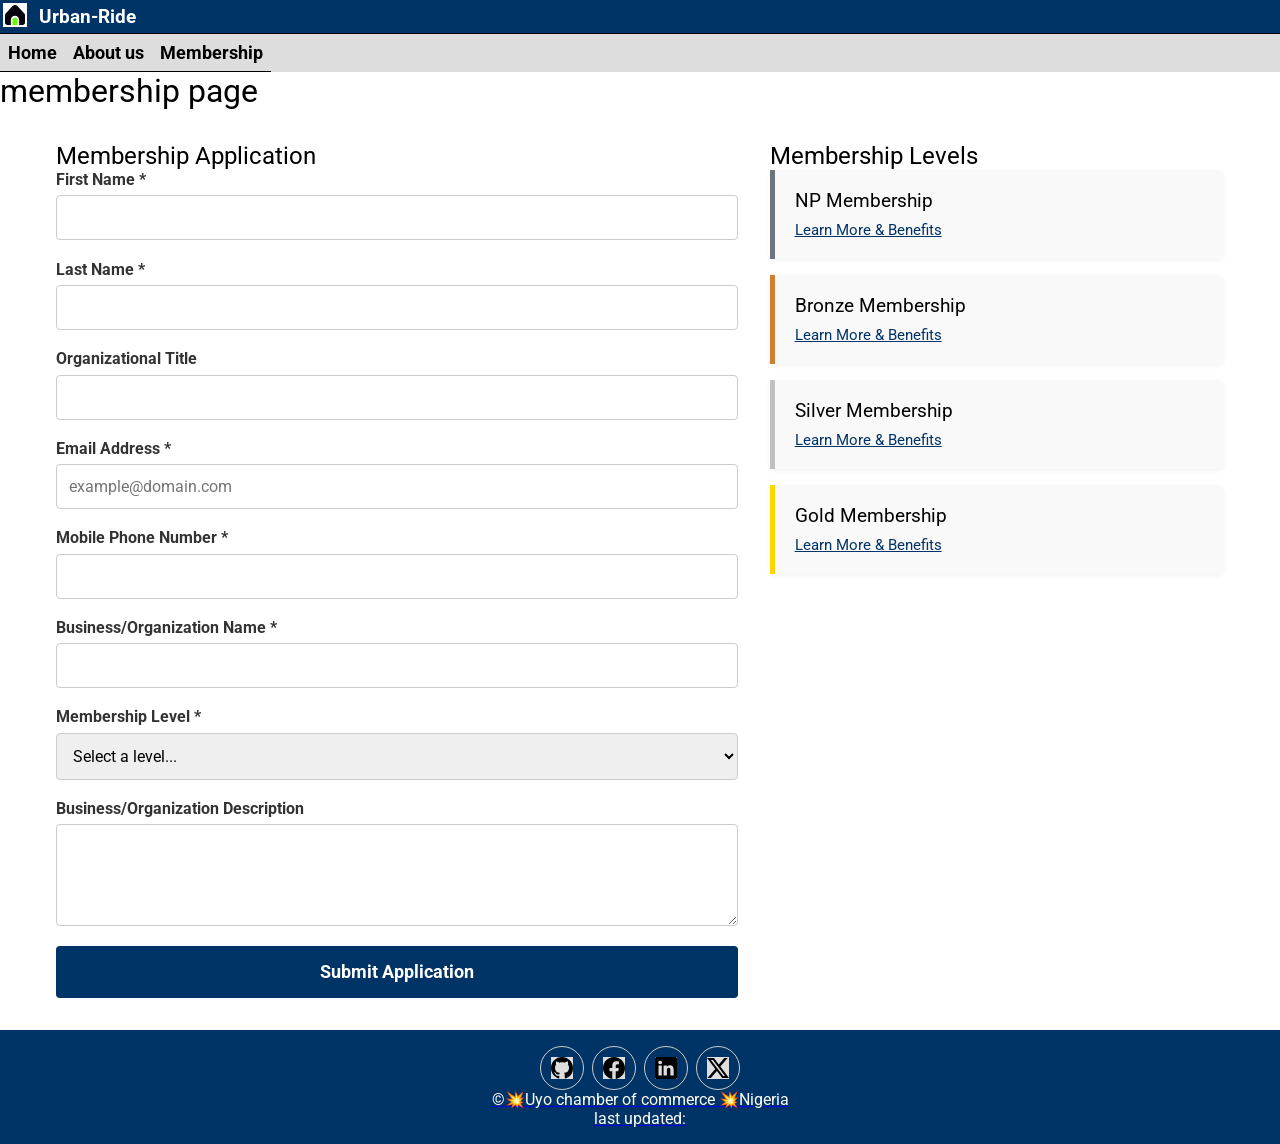
<file: final/membership.html>
<!DOCTYPE html>
<html lang="en">
<head>
    <meta charset="UTF-8">
    <meta name="viewport" content="width=device-width, initial-scale=1.0">
    <meta name="description" content="This is the membership application  and booking page for the urban ride , designed to facilitate new member sign-ups and provide detailed information about various membership levels and their benefits.">
    
    <meta name="author" content="jackson eno">
    <link rel="preconnect" href="https://fonts.googleapis.com">
   <link rel="preconnect" href="https://fonts.gstatic.com" crossorigin>
    <link href="https://fonts.googleapis.com/css2?family=Roboto&display=swap" rel="stylesheet">
    <link rel="stylesheet" href="styles/directory.css">       <link rel="stylesheet" href="styles/landing.css">
    <link rel="stylesheet" href="styles/join.css">
    <link rel="stylesheet" href="styles/direct-larger.css">


    <script src="scripts/join.js" defer></script>
    <script src="scripts/home.js" defer></script>

    <title>membership page</title>
</head>
<body>
    
    <header>
        <img src="images/home.svg" alt="brand logo">
        <span>Urban-Ride</span>
        <button id="nav-btn" class="ham-btn"></button>
    </header>
    <nav id="nav-link" class="navigation">
        <ul>
            <li class="current"><a href="index.html">Home</a></li>
            <li><a href="about-us.html">About us</a></li>

            <li class="current"><a href="membership.html">Membership</a></li>
        </ul>
    </nav>
    
</body>
    <h1>membership page</h1>

    <main class="join-container">
        
        <section class="form-section">
            <h2>Membership Application</h2>
            <form method="get" action="thankyou.html">
                
                <label>First Name *
                    <input type="text" name="firstName" autocomplete="given-name" title="Applicant's First Name" required>
                </label>

                <label>Last Name *
                    <input type="text" name="lastName" autocomplete="family-name" title="Applicant's Last Name" required>
                </label>

                <label>Organizational Title
                    <input type="text" name="orgTitle" autocomplete="organization-title" title="Your title within the organization. Minimum 7 characters, alphabetic, hyphens, and spaces only." pattern="[A-Za-z\s\-]{7,}">
                </label>

                <label>Email Address *
                    <input type="email" name="email" autocomplete="email" title="Applicant's Email Address" placeholder="example@domain.com" required>
                </label>

                <label>Mobile Phone Number *
                    <input type="tel" name="phone" autocomplete="tel" title="Applicant's Mobile Phone Number" required>
                </label>

                <label>Business/Organization Name *
                    <input type="text" name="orgName" autocomplete="organization" title="Business or Organization Name" required>
                </label>

                <label>Membership Level *
                    <select name="membershipLevel" title="Select your desired membership level" required>
                        <option value="" disabled selected>Select a level...</option>
                        <option value="np">NP Membership (Non-Profit - No Fee)</option>
                        <option value="bronze">Bronze Membership</option>
                        <option value="silver">Silver Membership</option>
                        <option value="gold">Gold Membership</option>
                    </select>
                </label>

                <label>Business/Organization Description
                    <textarea name="description" title="Brief description of your business or organization" rows="4"></textarea>
                </label>

                <input type="hidden" name="timestamp" id="form-timestamp">

                <input type="submit" value="Submit Application">
            </form>
        </section>

        <section class="cards-section">
            <h2>Membership Levels</h2>
            <div class="membership-cards">
                <div class="card level-np">
                    <h3>NP Membership</h3>
                    <button type="button" class="open-modal-btn" data-modal="modal-np">Learn More & Benefits</button>
                </div>
                <div class="card level-bronze">
                    <h3>Bronze Membership</h3>
                    <button type="button" class="open-modal-btn" data-modal="modal-bronze">Learn More & Benefits</button>
                </div>
                <div class="card level-silver">
                    <h3>Silver Membership</h3>
                    <button type="button" class="open-modal-btn" data-modal="modal-silver">Learn More & Benefits</button>
                </div>
                <div class="card level-gold">
                    <h3>Gold Membership</h3>
                    <button type="button" class="open-modal-btn" data-modal="modal-gold">Learn More & Benefits</button>
                </div>
            </div>
        </section>
    </main>

    <dialog id="modal-np" class="membership-modal">
        <div class="modal-content">
            <button type="button" class="close-modal-btn">&times;</button>
            <h3>NP Membership Details</h3>
            <p><strong>Cost:</strong> Free (For registered Non-Profit Organizations)</p>
            <ul>
                <li>Basic directory listing on the Chamber website.</li>
                <li>Access to monthly community networking mixers.</li>
                <li>Standard newsletter subscription.</li>
            </ul>
        </div>
    </dialog>

    <dialog id="modal-bronze" class="membership-modal">
        <div class="modal-content">
            <button type="button" class="close-modal-btn">&times;</button>
            <h3>Bronze Membership Details</h3>
            <p><strong>Cost:</strong> $150 / Year</p>
            <ul>
                <li>Enhanced business directory listing with logo.</li>
                <li>Member-to-member discount program inclusion.</li>
                <li>2 tickets to annual business forum seminars.</li>
            </ul>
        </div>
    </dialog>

    <dialog id="modal-silver" class="membership-modal">
        <div class="modal-content">
            <button type="button" class="close-modal-btn">&times;</button>
            <h3>Silver Membership Details</h3>
            <p><strong>Cost:</strong> $300 / Year</p>
            <ul>
                <li>All Bronze benefits included.</li>
                <li>10% discount on local event advertising spaces.</li>
                <li>Free access to regional training workshops for up to 3 staff members.</li>
                <li>Quarterly dynamic spotlight feature options.</li>
            </ul>
        </div>
    </dialog>

    <dialog id="modal-gold" class="membership-modal">
        <div class="modal-content">
            <button type="button" class="close-modal-btn">&times;</button>
            <h2>Gold Membership Details</h2>
            <p><strong>Cost:</strong> $500 / Year</p>
            <ul>
                <li>All Silver benefits included.</li>
                <li>Permanent homepage spotlight rotation.</li>
                <li>Free access to all premium chamber events and VIP networking tables.</li>
                <li>Complimentary booth at the annual Chamber Business Expo.</li>
            </ul>
        </div>
    </dialog>
    <footer>
        <div class="social">
            <a href="https://github.com">
                <img src="images/github.svg" alt="github icon">           
            <a href="https://facebook.com">
                <img src="images/facebook.svg" alt="facebook icon">           

            <a href="https://linkedin.com">
                <img src="images/linkedin.svg" alt="linkedin icon">

            <a href="https://twitter.com">
                <img src="images/twitter-x.svg" alt="twitter icon">           
            </div>            
            <p>©<span id="year"></span>💥Uyo chamber of commerce 💥Nigeria</p>
            <p>last updated: <span id="lastModified"></span></p>
    
    </footer>
    
</body>
</html>
</file>
<file: Chamber/styles/directory.css>
*   {
        font-family: 'Roboto', sans-serif;
        font-weight: 400;
         font-style: normal;
        font-variation-settings: "width" 100;
		margin: 0;
        box-sizing: border-box;
        
    }
  
    header {
        display: grid;
        grid-template-columns: 24px auto 44px;
        gap: 10px;
        border-bottom:1px solid black;
        margin: 0 0;
        background-color: #003366;
    }

    header img {
        width: 24px;
        height: 24px;
        margin: 3px;
        padding: 2px;
        background-color: white;
    }
    header span {
        font-size: larger;
        color: white;
        font-weight: 700;
        padding: 5px;
    }

    nav {
        background-color: #ddd;
        width: 100%;
        margin-top:0 ;

    }

        
    .ham-btn {
        font-family: Verdana, Geneva, Tahoma, sans-serif;
        font-size: larger;
        color: white;
        background-color: none; 
        border: none; 
        background-color: #003366;      
    }

    #nav-btn::before {
        content: "\2630";
        cursor: pointer;


    }

        #nav-btn.show::before {
        content: "X";
    }
      .navigation ul {
        display: block;
        list-style: none;
        color: #ddd;
        margin: 0;
        padding: 0;
    } 

    .navigation li {
        display: none;
    }
    
      
    .navigation a {
	display: block;
	padding: 0.5rem;
	text-align: left;
	text-decoration: none;
	color: black;
	font-weight: 700;
	transition: 0.3s;
	font-size: clamp(1rem, 2vmin, 1.5rem);
    border-bottom:1px solid  black;

}

.navigation a:hover {
	color: white;
	background-color: #003366;
}
 
.navigation.show li {
    display: block;
}


 .directory-controls {
  text-align: center;
  margin: 1.5rem 0;
}

.directory-controls button {
  padding: 0.6rem 1.2rem;
  font-size: 1rem;
  cursor: pointer;
  background-color: #f0f0f0;
  border: 1px solid #ccc;
  margin: 0 0.25rem;
  transition: all 0.3s ease-in-out;
}

.directory-controls button.active {
  background-color: #003366;
  color: white;
  border-color: #002244;
}

/* --- GRID LAYOUT SPECIFICATIONS --- */
.grid-layout {
  display: grid;
  grid-template-columns: repeat(auto-fit, minmax(300px, 1fr));
  gap: 1.5rem;
  padding: 1rem;
}

.grid-layout .member-card {
  background: #ffffff;
  border: 1px solid #e0e0e0;
  border-radius: 8px;
  padding: 1.5rem;
  text-align: center;
  box-shadow: 0 2px 5px rgba(0,0,0,0.05);
  display: flex;
  flex-direction: column;
  align-items: center;
}
.grid-layout .member-card:hover {
  border: 5px solid #555;
}


.grid-layout .member-card img {
  max-width: 120px;
  height: auto;
  margin-bottom: 1.5rem;
}

/* --- LIST LAYOUT SPECIFICATIONS --- */
.list-layout {
  display: flex;
  flex-direction: column;
  gap: 0.5rem;
  padding: 1rem;
}

.list-layout .member-card {
  display: grid;
  grid-template-columns: 2fr 2fr 1.5fr 1fr;
  align-items: center;
  background: #ffffff;
  padding: 0.75rem 1rem;
  border-bottom: 1px solid #ddd;
}

/* Adjustments inside List View components */
.list-layout .member-card img,
.list-layout .member-card .tagline,
.list-layout .member-card hr {
  display: none; /* Strip decorative assets for a dense list presentation */
}

.list-layout .member-card h3 {
  margin: 0;
  font-size: 1.1rem;
}

/* --- Badges and Utility Details --- */
.membership-badge {
  display: inline-block;
  padding: 0.25rem 0.5rem;
  font-size: 0.8rem;
  font-weight: bold;
  border-radius: 4px;
  margin-top: auto;
}
.membership-badge:hover {
  border: 2px solid #eee;
}


.tier-1 { background-color: #e0e0e0; color: #333; }
.tier-2 { background-color: #d1d8e0; color: #2c3e50; border: 1px solid #778ca3; }
.ti6er-3 { background-color: #ffeaa7; color: #d63031; border: 1px solid #fdcb6e; }

/* Responsive break behavior for list container */
@media (max-width: 768px) {
  .list-layout .member-card {
    display: flex;
    flex-direction: column;
    align-items: flex-start;
    gap: 0.25rem;
    border: 1px solid #ccc;
    margin-bottom: 0.5rem;
  }
  
}        

footer {
    background-color: #003366;
    padding: 1rem 10px;
    text-align: center;
    text-decoration: none;
}

.social {
    display: flex;
    justify-content: center;
    column-gap: 8px;
}
.social a {
    display: flex;
    justify-content: center;
    align-items: center;
    width: 44px;
    height: 44px;
    border: #ccc solid 1px;
    border-radius: 22px;
    text-decoration: none;
}
.social img {
    width: 22px;
    height: 22px;
    background-color: #ddd;
}
.social a:hover {
    background-color: #ddd;
}

footer p {
border-bottom: none; 
color: white; 
text-decoration: none;  
}
</file>
<file: Chamber/styles/landing.css>
*   {
        font-family: 'Roboto', sans-serif;
        font-weight: 400;
         font-style: normal;
        font-variation-settings: "width" 100;
		margin: 0;
        box-sizing: border-box;
        
    }


.hero-text  {
    display: block;
    align-items: center;
    justify-content: space-between;
    padding: 50px;
    background-color: #f5f5f5;
}
.hero img {
    width: 900px;
    height: auto;
    border-radius: 10px;
}
.cta-btn {
    display: inline-block;
    padding: 10px 20px;
    background-color: #003366;
;
    color: #fff;
    text-decoration: none;
    border-radius: 5px;
    margin-top: 20px;
}
</file>
<file: Chamber/styles/weather.css>
/* --- Base Card Styles --- */
.card {
  background-color: #ffffff;
  padding: 20px;
  margin-bottom: 20px;
  border-radius: 8px;
  border: 1px solid #e0e0e0;
  box-shadow: 0 2px 4px rgba(0,0,0,0.05);
}

/* --- Hero & CTA Elements --- */
.hero-panel {
  position: relative;
  margin-bottom: 20px;
}
.hero-img {
  width: 100%;
  height: auto;
  object-fit: cover;
  border-radius: 8px;
  max-height: 400px;
}
.cta-box {
  position: absolute;
  top: 50%;
  left: 5%;
  transform: translateY(-50%);
  background: rgba(255, 255, 255, 0.9);
  padding: 20px;
  border-radius: 6px;
  max-width: 300px;
  border-left: 5px solid #0056b3; /* Primary Color Accent */
}
.cta-btn {
  display: inline-block;
  margin-top: 10px;
  padding: 10px 20px;
  background-color: #0056b3;
  color: white;
  text-decoration: none;
  border-radius: 4px;
  font-weight: bold;
}
.cta-btn:hover {
  background-color: #003366;
}

/* --- Weather Component UI --- */
.weather-main-info {
  display: flex;
  align-items: center;
  font-size: 2rem;
  font-weight: bold;
}
#forecast-container {
  display: flex;
  gap: 10px;
  justify-content: space-between;
  margin-top: 15px;
}
.forecast-day-card {
  flex: 1;
  background: #f1f3f5;
  padding: 10px;
  border-radius: 6px;
  text-align: center;
  font-size: 0.9rem;
}
.forecast-day-card span {
  display: block;
}
.forecast-date { font-weight: bold; }
.forecast-temp { color: #dc3545; font-weight: 600; }

/* --- Spotlight Sections --- */
#spotlight-container {
  display: grid;
  grid-template-columns: 1fr 1fr 1fr;
  gap: 15px;
}
.spotlight-card {
  background: #ffffff;
  padding: 15px;
  border-radius: 8px;
  border: 1px solid #dee2e6;
}
.spotlight-card h4 {
  margin-top: 1.5px;
  border-bottom: 2px solid #e9ecef;
  padding-bottom: 5px;
}
.spotlight-body {
  display: flex;
  gap: 15px;
  align-items: center;
  margin-top: 10px;
}
</file>
<file: Chamber/styles/direct-larger.css>
@media (min-width:37.5em) {
    #nav-btn {
		display:none; /* hide hamburger button */
		
	}
    .navigation li {
        display: block;
    }
    .navigation ul {
        display:flex;
    }


	.navigation a {
        display: flex;
        flex-direction: row;
        color: black;
		
		flex: 1 1 100%;
	}

    .directory-layout {
        display: grid;
        grid-template-columns: 1fr 1fr;
        grid-gap: 10px;
    }
        

}
</file>
<file: final/styles/directory.css>
*   {
        font-family: 'Roboto', sans-serif;
        font-weight: 400;
         font-style: normal;
        font-variation-settings: "width" 100;
		margin: 0;
        box-sizing: border-box;
        
    }
  
    header {
        display: grid;
        grid-template-columns: 24px auto 44px;
        gap: 10px;
        border-bottom:1px solid black;
        margin: 0 0;
        background-color: #003366;
    }

    header img {
        width: 24px;
        height: 24px;
        margin: 3px;
        padding: 2px;
        background-color: white;
    }
    header span {
        font-size: larger;
        color: white;
        font-weight: 700;
        padding: 5px;
    }

    nav {
        background-color: #ddd;
        width: 100%;
        margin-top:0 ;

    }

        
    .ham-btn {
        font-family: Verdana, Geneva, Tahoma, sans-serif;
        font-size: larger;
        color: white;
        background-color: none; 
        border: none; 
        background-color: #003366;      
    }

    #nav-btn::before {
        content: "\2630";
        cursor: pointer;


    }

        #nav-btn.show::before {
        content: "X";
    }
      .navigation ul {
        display: block;
        list-style: none;
        color: #ddd;
        margin: 0;
        padding: 0;
    } 

    .navigation li {
        display: none;
    }
    
      
    .navigation a {
	display: block;
	padding: 0.5rem;
	text-align: left;
	text-decoration: none;
	color: black;
	font-weight: 700;
	transition: 0.3s;
	font-size: clamp(1rem, 2vmin, 1.5rem);
    border-bottom:1px solid  black;

}

.navigation a:hover {
	color: white;
	background-color: #003366;
}
 
.navigation.show li {
    display: block;
}


 .directory-controls {
  text-align: center;
  margin: 1.5rem 0;
}

.directory-controls button {
  padding: 0.6rem 1.2rem;
  font-size: 1rem;
  cursor: pointer;
  background-color: #f0f0f0;
  border: 1px solid #ccc;
  margin: 0 0.25rem;
  transition: all 0.3s ease-in-out;
}

.directory-controls button.active {
  background-color: #003366;
  color: white;
  border-color: #002244;
}

/* --- GRID LAYOUT SPECIFICATIONS --- */
.grid-layout {
  display: grid;
  grid-template-columns: repeat(auto-fit, minmax(300px, 1fr));
  gap: 1.5rem;
  padding: 1rem;
}

.grid-layout .member-card {
  background: #ffffff;
  border: 1px solid #e0e0e0;
  border-radius: 8px;
  padding: 1.5rem;
  text-align: center;
  box-shadow: 0 2px 5px rgba(0,0,0,0.05);
  display: flex;
  flex-direction: column;
  align-items: center;
}
.grid-layout .member-card:hover {
  border: 5px solid #555;
}


.grid-layout .member-card img {
  max-width: 120px;
  height: auto;
  margin-bottom: 1.5rem;
}

/* --- LIST LAYOUT SPECIFICATIONS --- */
.list-layout {
  display: flex;
  flex-direction: column;
  gap: 0.5rem;
  padding: 1rem;
}

.list-layout .member-card {
  display: grid;
  grid-template-columns: 2fr 2fr 1.5fr 1fr;
  align-items: center;
  background: #ffffff;
  padding: 0.75rem 1rem;
  border-bottom: 1px solid #ddd;
}

/* Adjustments inside List View components */
.list-layout .member-card img,
.list-layout .member-card .tagline,
.list-layout .member-card hr {
  display: none; /* Strip decorative assets for a dense list presentation */
}

.list-layout .member-card h3 {
  margin: 0;
  font-size: 1.1rem;
}

/* --- Badges and Utility Details --- */
.membership-badge {
  display: inline-block;
  padding: 0.25rem 0.5rem;
  font-size: 0.8rem;
  font-weight: bold;
  border-radius: 4px;
  margin-top: auto;
}
.membership-badge:hover {
  border: 2px solid #eee;
}


.tier-1 { background-color: #e0e0e0; color: #333; }
.tier-2 { background-color: #d1d8e0; color: #2c3e50; border: 1px solid #778ca3; }
.ti6er-3 { background-color: #ffeaa7; color: #d63031; border: 1px solid #fdcb6e; }

/* Responsive break behavior for list container */
@media (max-width: 768px) {
  .list-layout .member-card {
    display: flex;
    flex-direction: column;
    align-items: flex-start;
    gap: 0.25rem;
    border: 1px solid #ccc;
    margin-bottom: 0.5rem;
  }
  
}        

footer {
    background-color: #003366;
    padding: 1rem 10px;
    text-align: center;
    text-decoration: none;
}

.social {
    display: flex;
    justify-content: center;
    column-gap: 8px;
}
.social a {
    display: flex;
    justify-content: center;
    align-items: center;
    width: 44px;
    height: 44px;
    border: #ccc solid 1px;
    border-radius: 22px;
    text-decoration: none;
}
.social img {
    width: 22px;
    height: 22px;
    background-color: #ddd;
}
.social a:hover {
    background-color: #ddd;
}

footer p {
border-bottom: none; 
color: white; 
text-decoration: none;  
}
</file>
<file: final/styles/landing.css>
*   {
        font-family: 'Roboto', sans-serif;
        font-weight: 400;
         font-style: normal;
        font-variation-settings: "width" 100;
		margin: 0;
        box-sizing: border-box;
        
    }


.hero-text  {
    display: block;
    align-items: center;
    justify-content: space-between;
    padding: 50px;
    background-color: #f5f5f5;
}
.hero img {
    width: 900px;
    height: auto;
    border-radius: 10px;
}
.cta-btn {
    display: inline-block;
    padding: 10px 20px;
    background-color: #003366;
;
    color: #fff;
    text-decoration: none;
    border-radius: 5px;
    margin-top: 20px;
}
</file>
<file: final/styles/weather.css>
/* --- Base Card Styles --- */
.card {
  background-color: #ffffff;
  padding: 20px;
  margin-bottom: 20px;
  border-radius: 8px;
  border: 1px solid #e0e0e0;
  box-shadow: 0 2px 4px rgba(0,0,0,0.05);
}

/* --- Hero & CTA Elements --- */
.hero-panel {
  position: relative;
  margin-bottom: 20px;
}
.hero-img {
  width: 100%;
  height: auto;
  object-fit: cover;
  border-radius: 8px;
  max-height: 400px;
}
.cta-box {
  position: absolute;
  top: 50%;
  left: 5%;
  transform: translateY(-50%);
  background: rgba(255, 255, 255, 0.9);
  padding: 20px;
  border-radius: 6px;
  max-width: 300px;
  border-left: 5px solid #0056b3; /* Primary Color Accent */
}
.cta-btn {
  display: inline-block;
  margin-top: 10px;
  padding: 10px 20px;
  background-color: #0056b3;
  color: white;
  text-decoration: none;
  border-radius: 4px;
  font-weight: bold;
}
.cta-btn:hover {
  background-color: #003366;
}

/* --- Weather Component UI --- */
.weather-main-info {
  display: flex;
  align-items: center;
  font-size: 2rem;
  font-weight: bold;
}
#forecast-container {
  display: flex;
  gap: 10px;
  justify-content: space-between;
  margin-top: 15px;
}
.forecast-day-card {
  flex: 1;
  background: #f1f3f5;
  padding: 10px;
  border-radius: 6px;
  text-align: center;
  font-size: 0.9rem;
}
.forecast-day-card span {
  display: block;
}
.forecast-date { font-weight: bold; }
.forecast-temp { color: #dc3545; font-weight: 600; }

/* --- Spotlight Sections --- */
#spotlight-container {
  display: grid;
  grid-template-columns: 1fr 1fr 1fr;
  gap: 15px;
}
.spotlight-card {
  background: #ffffff;
  padding: 15px;
  border-radius: 8px;
  border: 1px solid #dee2e6;
}
.spotlight-card h4 {
  margin-top: 1.5px;
  border-bottom: 2px solid #e9ecef;
  padding-bottom: 5px;
}
.spotlight-body {
  display: flex;
  gap: 15px;
  align-items: center;
  margin-top: 10px;
}
</file>
<file: final/styles/direct-larger.css>
@media (min-width:37.5em) {
    #nav-btn {
		display:none; /* hide hamburger button */
		
	}
    .navigation li {
        display: block;
    }
    .navigation ul {
        display:flex;
    }


	.navigation a {
        display: flex;
        flex-direction: row;
        color: black;
		
		flex: 1 1 100%;
	}

    .directory-layout {
        display: grid;
        grid-template-columns: 1fr 1fr;
        grid-gap: 10px;
    }
        

}
</file>
<file: styles/home.css>
*   {
        font-family: 'Roboto', sans-serif;
        font-weight: 400;
         font-style: normal;
        font-variation-settings: "width" 100;
		margin: 0;
        box-sizing: border-box;
        
    }
  
    header {
        display: grid;
        grid-template-columns: 24px auto 44px;
        gap: 10px;
        border-bottom:1px solid black;
        margin: 0 0;
        background-color: orangered;
    }

    header img {
        width: 24px;
        height: 24px;
        margin: 3px;
        padding: 2px;
    }
    header span {
        font-size: larger;
        color: white;
        font-weight: 700;
        padding: 5px;
    }

    nav {
        background-color: #ddd;
        width: 100%;
        margin-top:0 ;

    }

        
    .ham-btn {
        font-family: Verdana, Geneva, Tahoma, sans-serif;
        font-size: larger;
        color: white;
        background-color: none; 
        border: none; 
        background-color: orangered;      
    }

    #nav-btn::before {
        content: "\2630";
        cursor: pointer;


    }

        #nav-btn.show::before {
        content: "X";
    }
      .navigation ul {
        display: block;
        list-style: none;
        color: #ddd;
        margin: 0;
        padding: 0;
    } 

    .navigation li {
        display: none;
    }
    
      
    .navigation a {
	display: block;
	padding: 0.5rem;
	text-align: left;
	text-decoration: none;
	color: black;
	font-weight: 700;
	transition: 0.3s;
	font-size: clamp(1rem, 2vmin, 1.5rem);
    border-bottom:1px solid  black;

}

.navigation a:hover {
	color: white;
	background-color: orangered;
}
 
header, main, nav,footer {
    max-width: 840px;
}         




.navigation.show li {
    display: block;
}
.section {
    display: grid;
    grid-template-columns: 1fr;
    gap: 15px;

}
section {
    background-color: #ddd;
    border-radius:5px ;
    padding: 0.5rem;
}
h1 {
    margin: 1px 5px;
}


  h2 {
    color: white;
    background-color: orangered;
    width: 100%;
    height: auto;
    padding: 2px 1px;
    margin: 3px 2px;

}
button {
    color: white;
    padding: 0.5rem;
    cursor: pointer;
    font-size: clamp(0.8rem, 2vmin, 1.2rem);
    margin: 0.5rem;
    background-color: orangered;
}
footer {
    background-color:orangered;
    padding: 1rem 10px;
    text-align: center;
    text-decoration: none;
}

.social {
    display: flex;
    justify-content: center;
    column-gap: 8px;
}
.social a {
    display: flex;
    justify-content: center;
    align-items: center;
    width: 44px;
    height: 44px;
    border: #ccc solid 1px;
    border-radius: 22px;
    text-decoration: none;
}
.social img {
    width: 22px;
    height: 22px;
    background-color: #ddd;
}
.social a:hover {
    background-color: #ddd;
}

footer p {
border-bottom: none; 
color: white; 
text-decoration: none;  
}

   /*=================layout of the course container*/
.course-card {
    display:block;
}
    
    

    

.course-layout {
    display: grid;
    grid-template-columns: 1fr 1fr;
    row-gap: 10px;
    border: 2px solid green;
    background-color: black;
    color: white;
    width: 100%;
    margin:2px 2px ;
    padding: 3px 3px;
    border-radius:7px ;
}
</file>
<file: styles/larger.css>
/*lager view */
@media (min-width:37.5em) {
    #nav-btn {
		display:none; /* hide hamburger button */
		
	}
    .navigation li {
        display: block;
    }
    .navigation ul {
        display:flex;
    }


	.navigation a {
        display: flex;
        flex-direction: row;
        color: black;
		
		flex: 1 1 100%;
	}


}
</file>
<file: Chamber/styles/discover.css>
/* ==========================================================================
   VISITOR MESSAGE BANNER STYLING
   ========================================================================== */
.visitor-banner {
    background-color: #ebf5fb;
    border-left: 5px solid #1a5276;
    padding: 15px;
    margin: 20px auto;
    max-width: 1200px;
    border-radius: 4px;
    font-weight: bold;
    color: #2c3e50;
    text-align: center;
}

/* ==========================================================================
   DISCOVER GRID & RESPONSIVE DESIGN (grid-template-areas)
   ========================================================================== */
#discover-grid {
    display: grid;
    gap: 25px;
    padding: 20px;
    max-width: 1200px;
    margin: 0 auto;
}

/* --- SMALL SCREENS (320px to 640px) --- */
@media (max-width: 640px) {
    #discover-grid {
        grid-template-areas:
            "cardArea0" "cardArea1" "cardArea2" "cardArea3"
            "cardArea4" "cardArea5" "cardArea6" "cardArea7";
    }
}

/* --- MEDIUM SCREENS (641px to 1024px) --- */
@media (min-width: 641px) and (max-width: 1024px) {
    #discover-grid {
        grid-template-columns: 1fr 1fr;
        grid-template-areas:
            "cardArea0 cardArea0" /* Card 0 takes full width */
            "cardArea1 cardArea2"
            "cardArea3 cardArea4"
            "cardArea5 cardArea6"
            "cardArea7 cardArea7"; /* Card 7 takes full width */
    }
}

/* --- LARGE SCREENS (1025px and above) --- */
@media (min-width: 1025px) {
    #discover-grid {
        grid-template-columns: 1fr 1fr 1fr;
        grid-template-areas:
            "cardArea0 cardArea1 cardArea1"
            "cardArea2 cardArea1 cardArea1" /* Card 1 is stylized as a prominent highlight block */
            "cardArea3 cardArea4 cardArea5"
            "cardArea6 cardArea7 cardArea7";
    }
}

/* ==========================================================================
   CARD STRUCTURE & COMPONENT HOVER EFFECTS
   ========================================================================== */
.discover-card {
    background: #ffffff;
    border: 1px solid #e0e0e0;
    border-radius: 8px;
    padding: 20px;
    box-shadow: 0 4px 6px rgba(0,0,0,0.05);
    display: flex;
    flex-direction: column;
    align-items: center;
    text-align: center;
}

.discover-card h2 {
    font-size: 1.4rem;
    color: #1a5276;
    margin-bottom: 10px;
}

.discover-card address {
    font-style: normal;
    font-weight: 600;
    color: #566573;
    margin: 10px 0;
}

.discover-card p {
    font-size: 0.95rem;
    color: #2c3e50;
    line-height: 1.5;
    margin-bottom: 15px;
}

.discover-card .learn-more-btn {
    margin-top: auto; /* Pushes the button cleanly to the bottom of matching heights */
    background-color: #d35400;
    color: #ffffff;
    border: none;
    padding: 10px 20px;
    border-radius: 4px;
    cursor: pointer;
    font-weight: bold;
    transition: background 0.2s ease;
}

.discover-card .learn-more-btn:hover {
    background-color: #b04600;
}

/* --- Image containment --- */
.gallery-figure {
    overflow: hidden; /* Clips out-of-bounds image sizing on zoom animations */
    border-radius: 6px;
    margin-bottom: 10px;
    background-color: #f2f4f4;
}

.gallery-figure img {
    display: block;
    max-width: 100%;
    height: auto;
    object-fit: cover;
    transition: transform 0.4s ease, filter 0.4s ease;
}

/* --- Desktop/Tablet Hover Animation Safeguard --- */
@media (min-width: 641px) {
    .gallery-figure:hover img {
        transform: scale(1.08);
        filter: brightness(90%);
    }
}
</file>
<file: Chamber/styles/join.css>
/* --- Global Base Layout Fixes --- */
body {
    font-family: Roboto, sans-serif;
    margin: 0;
    padding: 0;
    box-sizing: border-box;
}



/* --- Layout Architecture for Join Content Container --- */
.join-container {
    display: grid;
    grid-template-columns: 1fr;
    gap: 2rem;
    max-width: 1200px;
    margin: 2rem auto;
    padding: 0 1rem;
}

/* --- Form Layout and Accessible Field Design --- */
.form-section form {
    display: flex;
    flex-direction: column;
    gap: 1.2rem;
}

.form-section label {
    display: flex;
    flex-direction: column;
    font-weight: bold;
    color: #333;
}

.form-section label input,
.form-section label select,
.form-section label textarea {
    margin-top: 0.4rem;
    padding: 0.75rem;
    border: 1px solid #ccc;
    border-radius: 4px;
    font-size: 1rem;
    font-family: inherit;
}

.form-section label input:focus,
.form-section label select:focus,
.form-section label textarea:focus {
    outline: 2px solid #003366;
    background-color: #f7f9fc;
}

.form-section input[type="submit"] {
    background-color: #003366;
    color: white;
    padding: 1rem;
    font-size: 1.1rem;
    font-weight: bold;
    border: none;
    border-radius: 4px;
    cursor: pointer;
    transition: background-color 0.2s ease;
}

.form-section input[type="submit"]:hover {
    background-color: #003d82;
}

/* --- Membership Display Cards --- */
.membership-cards {
    display: flex;
    flex-direction: column;
    gap: 1rem;
}

.card {
    background-color: #f9f9f9;
    border-left: 5px solid #ccc;
    padding: 1.25rem;
    border-radius: 0 6px 6px 0;
    box-shadow: 0 2px 5px rgba(0,0,0,0.05);
    
    /* Animation implementation on initial page load */
    opacity: 0;
    transform: translateY(15px);
    animation: cardEntrance 0.6s cubic-bezier(0.25, 1, 0.5, 1) forwards;
}

/* Distinct indicators per category tier */
.card.level-np { border-left-color: #6c757d; animation-delay: 0.1s; }
.card.level-bronze { border-left-color: #cd7f32; animation-delay: 0.2s; }
.card.level-silver { border-left-color: #c0c0c0; animation-delay: 0.3s; }
.card.level-gold { border-left-color: #ffd700; animation-delay: 0.4s; }

.card h3 { margin: 0 0 0.5rem 0; }

.card button {
    background: none;
    border: none;
    color: #003366;
    text-decoration: underline;
    font-size: 0.95rem;
    padding: 0;
    cursor: pointer;
}

/* --- Keyframe Entry Sequence --- */
@keyframes cardEntrance {
    from {
        opacity: 0;
        transform: translateY(15px);
    }
    to {
        opacity: 1;
        transform: translateY(0);
    }
}

/* --- HTML5 Dialog Modals Design Layout --- */
.membership-modal {
    border: none;
    border-radius: 8px;
    box-shadow: 0 4px 20px rgba(0, 0, 0, 0.25);
    padding: 0;
    max-width: 500px;
    width: 90%;
}

.membership-modal::backdrop {
    background-color: rgba(0, 0, 0, 0.5);
    backdrop-filter: blur(2px);
}

.modal-content {
    padding: 2rem;
    position: relative;
}

.close-modal-btn {
    position: absolute;
    top: 0.5rem;
    right: 0.75rem;
    background: none;
    border: none;
    font-size: 1.75rem;
    cursor: pointer;
    color: #666;
}

/* --- Media Queries for Responsive Display Panels --- */
@media (min-width: 768px) {
    .join-container {
        grid-template-columns: 3fr 2fr;
    }
}
</file>
<file: Chamber/styles/site-plan.css>
:root {
            --primary-color: #1a5276;    /* Deep Blue - Used for Headings & Header Background */
            --accent-color: #d35400;     /* Burnt Orange - Used for links, highlights, and borders */
            --text-color: #2c3e50;       /* Dark Charcoal - Used for body text */
            --bg-color: #f8f9f9;         /* Light Gray - Used for page background */
            --card-bg: #ffffff;          /* White - Used for section backgrounds */
            
            --heading-font: 'Montserrat', sans-serif;
            --body-font: 'Open Sans', sans-serif;
        }

        * {
            box-sizing: border-box;
            margin: 0;
            padding: 0;
        }

        body {
            font-family: var(--body-font);
            background-color: var(--bg-color);
            color: var(--text-color);
            line-height: 1.6;
            padding: 20px;
        }

        header {
            background-color: var(--primary-color);
            color: white;
            padding: 30px;
            text-align: center;
            border-radius: 8px;
            margin-bottom: 25px;
            box-shadow: 0 4px 6px rgba(0,0,0,0.1);
        }

        header h1 {
            font-family: var(--heading-font);
            font-size: 2.5rem;
            margin-bottom: 5px;
        }

        header p {
            font-style: italic;
            opacity: 0.9;
        }

        main {
            max-width: 900px;
            margin: 0 auto;
        }

        section {
            background-color: var(--card-bg);
            padding: 25px;
            margin-bottom: 25px;
            border-radius: 8px;
            border-left: 5px solid var(--primary-color);
            box-shadow: 0 2px 4px rgba(0,0,0,0.05);
        }

        h2 {
            font-family: var(--heading-font);
            color: var(--primary-color);
            margin-bottom: 15px;
            border-bottom: 2px solid #eaeded;
            padding-bottom: 5px;
        }

        h3 {
            font-family: var(--heading-font);
            color: var(--accent-color);
            margin: 15px 0 5px 0;
        }

        p, ul {
            margin-bottom: 15px;
        }

        ul {
            padding-left: 20px;
        }

        li {
            margin-bottom: 8px;
        }

        code {
            background-color: #ebf5fb;
            padding: 2px 6px;
            border-radius: 4px;
            font-family: monospace;
            color: var(--primary-color);
        }

        /* -----------------------------------------------
           COLOR SCHEME VISUAL BLOCKS
           ----------------------------------------------- */
        .color-palette {
            display: flex;
            gap: 20px;
            flex-wrap: wrap;
            margin-top: 15px;
        }

        .color-box {
            flex: 1;
            min-width: 150px;
            border: 1px solid #ddd;
            border-radius: 6px;
            overflow: hidden;
            text-align: center;
            background: white;
            box-shadow: 0 2px 4px rgba(0,0,0,0.05);
        }

        .color-preview {
            height: 60px;
        }

        .color-info {
            padding: 10px;
            font-size: 0.9rem;
        }

        /* -----------------------------------------------
           WIREFRAME CSS DIAGRAMS
           ----------------------------------------------- */
        .wireframe-container {
            display: grid;
            grid-template-columns: 1fr;
            gap: 30px;
            margin-top: 20px;
        }

        @media (min-width: 768px) {
            .wireframe-container {
                grid-template-columns: 1fr 2fr;
            }
        }

        .wf-mockup {
            border: 2px dashed #95a5a6;
            background-color: #fcfcfc;
            padding: 15px;
            border-radius: 6px;
            font-family: var(--heading-font);
            font-size: 0.8rem;
            text-align: center;
            color: #7f8c8d;
        }

        .wf-element {
            background-color: #eaeded;
            border: 1px solid #bdc3c7;
            padding: 10px;
            margin-bottom: 10px;
            border-radius: 4px;
        }

        /* Desktop specific layout rules simulated in wireframe */
        .wf-desktop-grid {
            display: grid;
            grid-template-columns: 1fr 1fr;
            gap: 10px;
        }

        .wf-desktop-grid .wf-element {
            margin-bottom: 0;
        }

        footer {
            text-align: center;
            margin-top: 40px;
            padding: 20px;
            font-size: 0.9rem;
            color: #7f8c8d;
            border-top: 1px solid #d5dbdb;
        }
</file>
<file: final/styles/discover.css>
/* ==========================================================================
   VISITOR MESSAGE BANNER STYLING
   ========================================================================== */
.visitor-banner {
    background-color: #ebf5fb;
    border-left: 5px solid #1a5276;
    padding: 15px;
    margin: 20px auto;
    max-width: 1200px;
    border-radius: 4px;
    font-weight: bold;
    color: #2c3e50;
    text-align: center;
}

/* ==========================================================================
   DISCOVER GRID & RESPONSIVE DESIGN (grid-template-areas)
   ========================================================================== */
#discover-grid {
    display: grid;
    gap: 25px;
    padding: 20px;
    max-width: 1200px;
    margin: 0 auto;
}

/* --- SMALL SCREENS (320px to 640px) --- */
@media (max-width: 640px) {
    #discover-grid {
        grid-template-areas:
            "cardArea0" "cardArea1" "cardArea2" "cardArea3"
            "cardArea4" "cardArea5" "cardArea6" "cardArea7";
    }
}

/* --- MEDIUM SCREENS (641px to 1024px) --- */
@media (min-width: 641px) and (max-width: 1024px) {
    #discover-grid {
        grid-template-columns: 1fr 1fr;
        grid-template-areas:
            "cardArea0 cardArea0" /* Card 0 takes full width */
            "cardArea1 cardArea2"
            "cardArea3 cardArea4"
            "cardArea5 cardArea6"
            "cardArea7 cardArea7"; /* Card 7 takes full width */
    }
}

/* --- LARGE SCREENS (1025px and above) --- */
@media (min-width: 1025px) {
    #discover-grid {
        grid-template-columns: 1fr 1fr 1fr;
        grid-template-areas:
            "cardArea0 cardArea1 cardArea1"
            "cardArea2 cardArea1 cardArea1" /* Card 1 is stylized as a prominent highlight block */
            "cardArea3 cardArea4 cardArea5"
            "cardArea6 cardArea7 cardArea7";
    }
}

/* ==========================================================================
   CARD STRUCTURE & COMPONENT HOVER EFFECTS
   ========================================================================== */
.discover-card {
    background: #ffffff;
    border: 1px solid #e0e0e0;
    border-radius: 8px;
    padding: 20px;
    box-shadow: 0 4px 6px rgba(0,0,0,0.05);
    display: flex;
    flex-direction: column;
    align-items: center;
    text-align: center;
}

.discover-card h2 {
    font-size: 1.4rem;
    color: #1a5276;
    margin-bottom: 10px;
}

.discover-card address {
    font-style: normal;
    font-weight: 600;
    color: #566573;
    margin: 10px 0;
}

.discover-card p {
    font-size: 0.95rem;
    color: #2c3e50;
    line-height: 1.5;
    margin-bottom: 15px;
}

.discover-card .learn-more-btn {
    margin-top: auto; /* Pushes the button cleanly to the bottom of matching heights */
    background-color: #d35400;
    color: #ffffff;
    border: none;
    padding: 10px 20px;
    border-radius: 4px;
    cursor: pointer;
    font-weight: bold;
    transition: background 0.2s ease;
}

.discover-card .learn-more-btn:hover {
    background-color: #b04600;
}

/* --- Image containment --- */
.gallery-figure {
    overflow: hidden; /* Clips out-of-bounds image sizing on zoom animations */
    border-radius: 6px;
    margin-bottom: 10px;
    background-color: #f2f4f4;
}

.gallery-figure img {
    display: block;
    max-width: 100%;
    height: auto;
    object-fit: cover;
    transition: transform 0.4s ease, filter 0.4s ease;
}

/* --- Desktop/Tablet Hover Animation Safeguard --- */
@media (min-width: 641px) {
    .gallery-figure:hover img {
        transform: scale(1.08);
        filter: brightness(90%);
    }
}
</file>
<file: final/styles/join.css>
/* --- Global Base Layout Fixes --- */
body {
    font-family: Roboto, sans-serif;
    margin: 0;
    padding: 0;
    box-sizing: border-box;
}



/* --- Layout Architecture for Join Content Container --- */
.join-container {
    display: grid;
    grid-template-columns: 1fr;
    gap: 2rem;
    max-width: 1200px;
    margin: 2rem auto;
    padding: 0 1rem;
}

/* --- Form Layout and Accessible Field Design --- */
.form-section form {
    display: flex;
    flex-direction: column;
    gap: 1.2rem;
}

.form-section label {
    display: flex;
    flex-direction: column;
    font-weight: bold;
    color: #333;
}

.form-section label input,
.form-section label select,
.form-section label textarea {
    margin-top: 0.4rem;
    padding: 0.75rem;
    border: 1px solid #ccc;
    border-radius: 4px;
    font-size: 1rem;
    font-family: inherit;
}

.form-section label input:focus,
.form-section label select:focus,
.form-section label textarea:focus {
    outline: 2px solid #003366;
    background-color: #f7f9fc;
}

.form-section input[type="submit"] {
    background-color: #003366;
    color: white;
    padding: 1rem;
    font-size: 1.1rem;
    font-weight: bold;
    border: none;
    border-radius: 4px;
    cursor: pointer;
    transition: background-color 0.2s ease;
}

.form-section input[type="submit"]:hover {
    background-color: #003d82;
}

/* --- Membership Display Cards --- */
.membership-cards {
    display: flex;
    flex-direction: column;
    gap: 1rem;
}

.card {
    background-color: #f9f9f9;
    border-left: 5px solid #ccc;
    padding: 1.25rem;
    border-radius: 0 6px 6px 0;
    box-shadow: 0 2px 5px rgba(0,0,0,0.05);
    
    /* Animation implementation on initial page load */
    opacity: 0;
    transform: translateY(15px);
    animation: cardEntrance 0.6s cubic-bezier(0.25, 1, 0.5, 1) forwards;
}

/* Distinct indicators per category tier */
.card.level-np { border-left-color: #6c757d; animation-delay: 0.1s; }
.card.level-bronze { border-left-color: #cd7f32; animation-delay: 0.2s; }
.card.level-silver { border-left-color: #c0c0c0; animation-delay: 0.3s; }
.card.level-gold { border-left-color: #ffd700; animation-delay: 0.4s; }

.card h3 { margin: 0 0 0.5rem 0; }

.card button {
    background: none;
    border: none;
    color: #003366;
    text-decoration: underline;
    font-size: 0.95rem;
    padding: 0;
    cursor: pointer;
}

/* --- Keyframe Entry Sequence --- */
@keyframes cardEntrance {
    from {
        opacity: 0;
        transform: translateY(15px);
    }
    to {
        opacity: 1;
        transform: translateY(0);
    }
}

/* --- HTML5 Dialog Modals Design Layout --- */
.membership-modal {
    border: none;
    border-radius: 8px;
    box-shadow: 0 4px 20px rgba(0, 0, 0, 0.25);
    padding: 0;
    max-width: 500px;
    width: 90%;
}

.membership-modal::backdrop {
    background-color: rgba(0, 0, 0, 0.5);
    backdrop-filter: blur(2px);
}

.modal-content {
    padding: 2rem;
    position: relative;
}

.close-modal-btn {
    position: absolute;
    top: 0.5rem;
    right: 0.75rem;
    background: none;
    border: none;
    font-size: 1.75rem;
    cursor: pointer;
    color: #666;
}

/* --- Media Queries for Responsive Display Panels --- */
@media (min-width: 768px) {
    .join-container {
        grid-template-columns: 3fr 2fr;
    }
}
</file>
